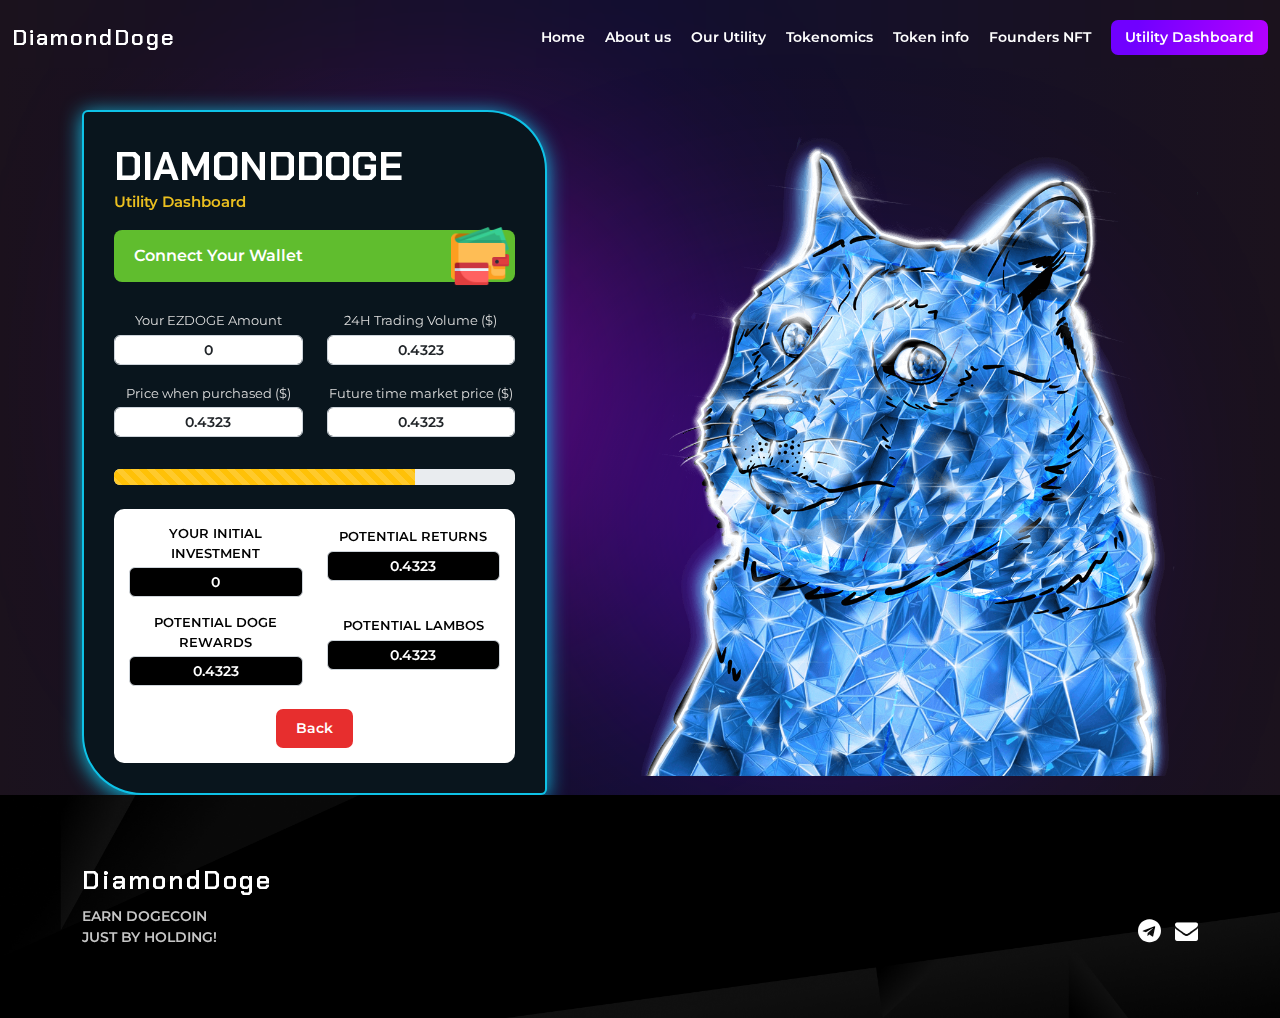
<file: app-cal.html>
<!DOCTYPE html>
<html class="no-js" lang="">

<head>
  <meta charset="utf-8" />
  <meta http-equiv="x-ua-compatible" content="ie=edge" />
  <title> APP </title>
  <meta name="description" content="" />
  <meta name="viewport" content="width=device-width, initial-scale=1" />
  <!-- Favicons -->
  <link href="assets/img/favicon.png" rel="icon">
  <link href="assets/img/apple-touch-icon.png" rel="apple-touch-icon">

  <link rel="stylesheet" href="https://maxcdn.bootstrapcdn.com/font-awesome/4.7.0/css/font-awesome.min.css">
  <link rel="stylesheet" href="assets/css/bootstrap.min.css" />
  <link rel="stylesheet" href="assets/css/main.css?v=3" />
</head>
<body>
  <!--[if lte IE 9]>
      <p class="browserupgrade">
        You are using an <strong>outdated</strong> browser. Please
        <a href="https://browsehappy.com/">upgrade your browser</a> to improve
        your experience and security.
      </p>
    <![endif]-->


  <!-- ======= herder start ======= -->
  <header class="header">
    <div class="navbar-area">
      <div class="container">
        <nav class="navbar navbar-expand-lg ">
          <a class="navbar-brand" href="/">
            DiamondDoge
          </a>
          <button class="navbar-toggler" type="button" data-bs-toggle="collapse" data-bs-target="#navbarSupportedContent"
            aria-controls="navbarSupportedContent" aria-expanded="false" aria-label="Toggle navigation">
            <span class="toggler-icon"></span>
            <span class="toggler-icon"></span>
            <span class="toggler-icon"></span>
          </button>
          <div class="collapse navbar-collapse sub-menu-bar" id="navbarSupportedContent">
            <ul id="nav" class="navbar-nav ms-auto">
              <li class="nav-item">
                <a href="/"> Home </a>
              </li>
              <li class="nav-item">
                <a href="/#about"> About us </a>
              </li>

              <li class="nav-item">
                <a href="/#utility"> Our Utility </a>
              </li>

              <li class="nav-item">
                <a href="/#tokenomics"> Tokenomics </a>
              </li>

              <li class="nav-item">
                <a href="/#reward"> Token info </a>
              </li>

              <li class="nav-item">
                <a href="https://nft.diamonddoge.net/"> Founders NFT </a>
              </li>

              <li class="nav-item">
                <a href="https://app.diamonddoge.net/" class="btn-nav"> Utility Dashboard </a>
              </li>

            </ul>

          </div>
          <!--.collapse-->

        </nav>

      </div>
      <!--.container-->


    </div>
    <!--.navbar-area-->

  </header>
  <!-- ======= herder end ======= -->



  <section class="app-page pb-0">
    <div class="container">
      <div class="row  justify-content-between gx-0 ">
        <div class="col-lg-5">
          <div class="hero-text h-auto">
            <div class="hero-logo">
              <h1 class="logo-text"> DiamondDoge </h1>
              <span> Utility Dashboard </span>
            </div><!-- /.hero-logo -->




            <button class="btn-walet">
              <span> Connect Your Wallet </span>
              <img src="assets/img/wallet.png" class="w-img" alt="">
            </button>

            <div class="wallet-black">
              <div class="row gy-3">
                <div class="col-lg-6">
                  <div class="frm-grp">
                    <label> Your EZDOGE Amount </label>
                    <input type="text" class="form-control" value="0">
                  </div><!-- /.frm-grp -->
                </div><!-- /.col-lg-6 -->
                <div class="col-lg-6">
                  <div class="frm-grp">
                    <label> 24H Trading Volume ($) </label>
                    <input type="text" class="form-control" value="0.4323">
                  </div><!-- /.frm-grp -->
                </div><!-- /.col-lg-6 -->
                <div class="col-lg-6">
                  <div class="frm-grp">
                    <label> Price when purchased ($) </label>
                    <input type="text" class="form-control" value="0.4323">
                  </div><!-- /.frm-grp -->
                </div><!-- /.col-lg-6 -->
                <div class="col-lg-6">
                  <div class="frm-grp">
                    <label> Future time market price ($) </label>
                    <input type="text" class="form-control" value="0.4323">
                  </div><!-- /.frm-grp -->
                </div><!-- /.col-lg-6 -->

                <div class="col-lg-12">
                  <div class="progress mt-lg-3 mt-2">
                    <div class="progress-bar progress-bar-striped bg-warning" role="progressbar"
                      aria-label="Warning striped example" style="width: 75%" aria-valuenow="75" aria-valuemin="0"
                      aria-valuemax="100"></div>
                  </div>
                </div><!-- /.col-lg-12 -->

              </div><!-- /.row -->
            </div><!-- /.wallet-black -->


            <div class="wallet-summ waller-ne mt-4">
              <div class="row gy-3">
                <div class="col-lg-6">
                  <div class="frm-grp">
                    <label>YOUR INITIAL INVESTMENT </label>
                    <input type="text" class="form-control" value="0">
                  </div><!-- /.frm-grp -->
                </div><!-- /.col-lg-6 -->
                <div class="col-lg-6">
                  <div class="frm-grp">
                    <label> POTENTIAL RETURNS </label>
                    <input type="text" class="form-control" value="0.4323">
                  </div><!-- /.frm-grp -->
                </div><!-- /.col-lg-6 -->
                <div class="col-lg-6">
                  <div class="frm-grp">
                    <label>POTENTIAL DOGE REWARDS </label>
                    <input type="text" class="form-control" value="0.4323">
                  </div><!-- /.frm-grp -->
                </div><!-- /.col-lg-6 -->
                <div class="col-lg-6">
                  <div class="frm-grp">
                    <label> POTENTIAL LAMBOS </label>
                    <input type="text" class="form-control" value="0.4323">
                  </div><!-- /.frm-grp -->
                </div><!-- /.col-lg-6 -->
                <div class="col-12">
                  <a href="" class="btn-disconnect mb-0"> Back </a>
                </div><!-- /.col-12 -->
              </div><!-- /.row -->
            </div><!-- /.wallet-summ -->

          </div><!-- /.hero-text -->
        </div><!-- /.col-lg-5 -->
        <div class="col-lg-6">
          <img src="assets/img/hero/diamond-doge.png" style="box-shadow: none; border-radius: 0; border: 0;"
            class="hero-slide img-fluid" alt="">
        </div><!-- /.col-lg-5 -->
      </div><!-- /.row -->
    </div><!-- /.container -->
  </section><!-- /.app-page -->



  <footer class="main-footer">
    <div class="container">
      <div class="footer-flex">
        <div class="footer-logo">
          <h2> DiamondDoge </h2>
          <p>
            EARN DOGECOIN <br>
            JUST BY HOLDING!
          </p>
        </div><!-- /.footer-logo -->

        <div class="footer-social">
          <a href="https://t.me/diamonddogebsc" target="_blank">
            <i class="fa fa-telegram" aria-hidden="true"></i>
          </a>
          <!-- <a href="https://twitter.com/EZDogeBsc" target="_blank">
            <i class="fa fa-twitter-square" aria-hidden="true"></i>
          </a> -->
          <a href="mailto:info@diamonddoge.net">
            <i class="fa fa-envelope" aria-hidden="true"></i>
          </a>
        </div><!-- /.footer-social -->

      </div><!-- /.footer-flex -->
    </div><!-- /.container -->
  </footer><!-- /.main-footer -->





  <a href="#" class="scroll-top btn-hover">
    <i class="fa fa-chevron-up" aria-hidden="true"></i>
  </a>
  <!--.scroll-top-->

  <div class="page-loader">
    <div class="lds-spinner">
      <div></div>
      <div></div>
      <div></div>
      <div></div>
      <div></div>
      <div></div>
      <div></div>
      <div></div>
      <div></div>
      <div></div>
      <div></div>
      <div></div>
    </div>
    <!--.lds-spinner-->
  </div>
  <!--.page-loader-->


  <script src="assets/js/bootstrap.bundle.min.js"></script>
  <script src="assets/js/main.js"></script>




</body>


</html>
</file>
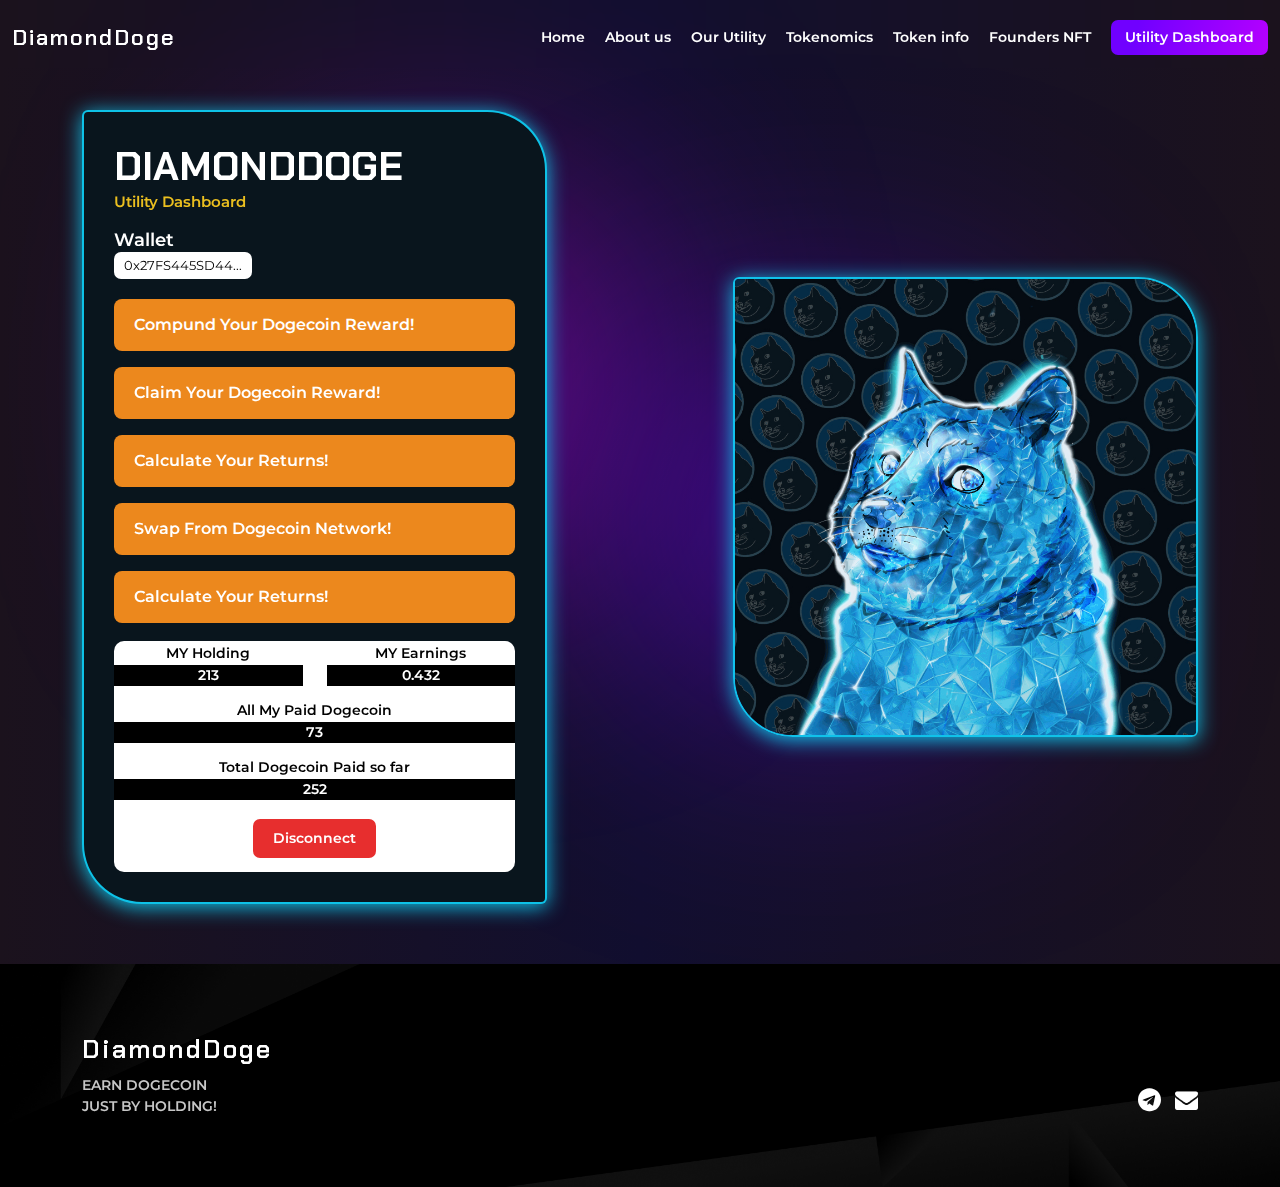
<file: app-connect.html>
<!DOCTYPE html>
<html class="no-js" lang="">

<head>
  <meta charset="utf-8" />
  <meta http-equiv="x-ua-compatible" content="ie=edge" />
  <title> APP </title>
  <meta name="description" content="" />
  <meta name="viewport" content="width=device-width, initial-scale=1" />
  <!-- Favicons -->
  <link href="assets/img/favicon.png" rel="icon">
  <link href="assets/img/apple-touch-icon.png" rel="apple-touch-icon">

  <link rel="stylesheet" href="https://maxcdn.bootstrapcdn.com/font-awesome/4.7.0/css/font-awesome.min.css">
  <link rel="stylesheet" href="assets/css/bootstrap.min.css" />
  <link rel="stylesheet" href="assets/css/main.css?v=3" />
</head>
<body>
  <!--[if lte IE 9]>
      <p class="browserupgrade">
        You are using an <strong>outdated</strong> browser. Please
        <a href="https://browsehappy.com/">upgrade your browser</a> to improve
        your experience and security.
      </p>
    <![endif]-->


      <!-- ======= herder start ======= -->
  <header class="header">
    <div class="navbar-area">
      <div class="container">
        <nav class="navbar navbar-expand-lg ">
          <a class="navbar-brand" href="/">
            DiamondDoge
          </a>
          <button class="navbar-toggler" type="button" data-bs-toggle="collapse" data-bs-target="#navbarSupportedContent"
            aria-controls="navbarSupportedContent" aria-expanded="false" aria-label="Toggle navigation">
            <span class="toggler-icon"></span>
            <span class="toggler-icon"></span>
            <span class="toggler-icon"></span>
          </button>
          <div class="collapse navbar-collapse sub-menu-bar" id="navbarSupportedContent">
            <ul id="nav" class="navbar-nav ms-auto">
              <li class="nav-item">
                <a href="/"> Home </a>
              </li>
              <li class="nav-item">
                <a href="/#about"> About us </a>
              </li>

              <li class="nav-item">
                <a href="/#utility"> Our Utility </a>
              </li>

              <li class="nav-item">
                <a href="/#tokenomics"> Tokenomics </a>
              </li>

              <li class="nav-item">
                <a href="/#reward"> Token info </a>
              </li>

              <li class="nav-item">
                <a href="https://nft.diamonddoge.net/"> Founders NFT  </a>
              </li>

              <li class="nav-item">
                <a href="https://app.diamonddoge.net/" class="btn-nav"> Utility Dashboard  </a>
              </li>

            </ul>

          </div>
          <!--.collapse-->

        </nav>

      </div>
      <!--.container-->


    </div>
    <!--.navbar-area-->

  </header>
  <!-- ======= herder end ======= -->



  <section class="app-page">
    <div class="container">
      <div class="row justify-content-between align-items-center gx-0 gy-4" >
        <div class="col-lg-5">
          <div class="hero-text">
             <div class="hero-logo">
              <h1 class="logo-text"> DiamondDoge </h1>
            <span> Utility  Dashboard </span>
             </div><!-- /.hero-logo -->


             <div class="wallet-box">
              <h5> Wallet </h5>
              <p> 0x27FS445SD44... </p>
             </div><!-- /.wallet-box -->

            <button class="btn-walet btn-cal mb-3">
              <span> Compund Your Dogecoin Reward! </span>
            </button>

            <button class="btn-walet btn-cal mb-3">
              <span> Claim Your Dogecoin Reward! </span>
            </button>

            <button class="btn-walet btn-cal mb-3">
              <span> Calculate Your Returns! </span>
            </button>

            <button class="btn-walet btn-cal mb-3">
              <span> Swap From Dogecoin Network! </span>
            </button>

            <button class="btn-walet btn-cal mb-0">
              <span> Calculate Your Returns! </span>
            </button>

            <div class="wallet-summ">
              <div class="row">
                <div class="col-6">
                  <div class="frm-grp">
                    <label> MY Holding </label>
                   <div class="input-l"> 213 </div>
                  </div><!-- /.frm-grp -->
                </div><!-- /.col-6 -->
                <div class="col-6">
                  <div class="frm-grp">
                    <label> MY Earnings </label>
                   <div class="input-l"> 0.432 </div>
                  </div><!-- /.frm-grp -->
                </div><!-- /.col-6 -->
                <div class="col-12">
                  <div class="frm-grp">
                    <label> All My Paid Dogecoin </label>
                   <div class="input-l"> 73 </div>
                  </div><!-- /.frm-grp -->
                </div><!-- /.col-12 -->
                <div class="col-12">
                  <div class="frm-grp">
                    <label> Total Dogecoin Paid so far </label>
                   <div class="input-l"> 252 </div>
                  </div><!-- /.frm-grp -->
                </div><!-- /.col-12 -->
                <div class="col-12">
                  <button class="btn-disconnect"> Disconnect </button>
                </div><!-- /.col-12 -->
              </div><!-- /.row -->
            </div><!-- /.wallet-summ -->

          </div><!-- /.hero-text -->
        </div><!-- /.col-lg-5 -->
        <div class="col-lg-5">
          <img src="assets/img/hero/main_img.png" class="hero-slide img-fluid" alt="">
        </div><!-- /.col-lg-5 -->
      </div><!-- /.row -->
    </div><!-- /.container -->
  </section><!-- /.app-page -->



  <footer class="main-footer">
    <div class="container">
      <div class="footer-flex">
        <div class="footer-logo">
          <h2> DiamondDoge </h2>
          <p>
            EARN DOGECOIN <br>
            JUST BY HOLDING!
          </p>
        </div><!-- /.footer-logo -->

        <div class="footer-social">
          <a href="https://t.me/diamonddogebsc" target="_blank">
            <i class="fa fa-telegram" aria-hidden="true"></i>
          </a>
          <!-- <a href="https://twitter.com/EZDogeBsc" target="_blank">
            <i class="fa fa-twitter-square" aria-hidden="true"></i>
          </a> -->
          <a href="mailto:info@diamonddoge.net">
            <i class="fa fa-envelope" aria-hidden="true"></i>
          </a>
        </div><!-- /.footer-social -->

      </div><!-- /.footer-flex -->
    </div><!-- /.container -->
  </footer><!-- /.main-footer -->



  <a href="#" class="scroll-top btn-hover">
    <i class="fa fa-chevron-up" aria-hidden="true"></i>
  </a>
  <!--.scroll-top-->

  <div class="page-loader">
    <div class="lds-spinner">
      <div></div>
      <div></div>
      <div></div>
      <div></div>
      <div></div>
      <div></div>
      <div></div>
      <div></div>
      <div></div>
      <div></div>
      <div></div>
      <div></div>
    </div>
    <!--.lds-spinner-->
  </div>
  <!--.page-loader-->




  <script src="assets/js/bootstrap.bundle.min.js"></script>
  <script src="assets/js/main.js"></script>




</body>


</html>
</file>
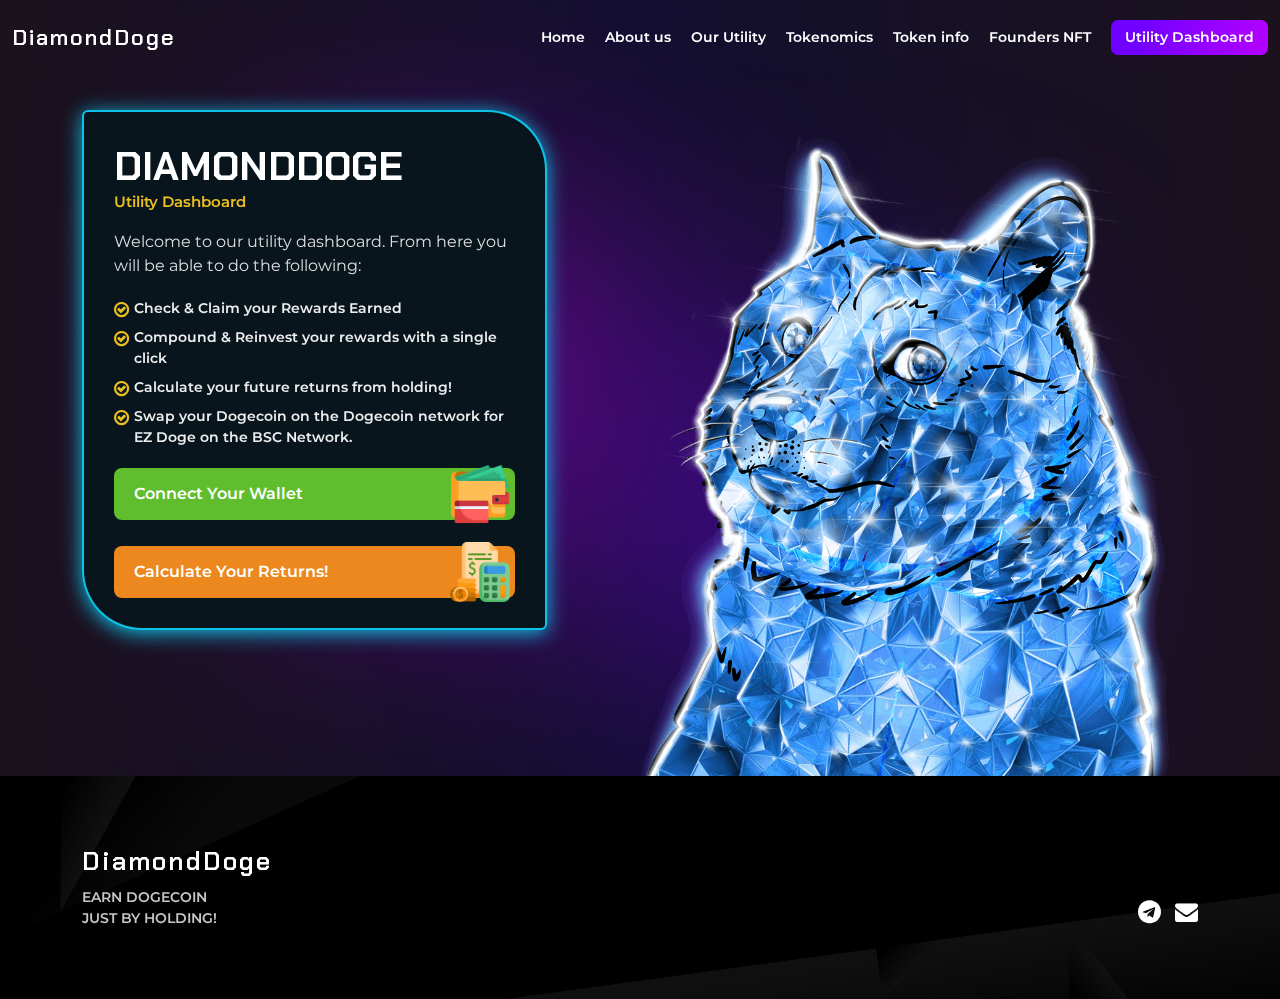
<file: app.html>
<!DOCTYPE html>
<html class="no-js" lang="">

<head>
  <meta charset="utf-8" />
  <meta http-equiv="x-ua-compatible" content="ie=edge" />
  <title> APP </title>
  <meta name="description" content="" />
  <meta name="viewport" content="width=device-width, initial-scale=1" />
  <!-- Favicons -->
  <link href="assets/img/favicon.png" rel="icon">
  <link href="assets/img/apple-touch-icon.png" rel="apple-touch-icon">

  <link rel="stylesheet" href="https://maxcdn.bootstrapcdn.com/font-awesome/4.7.0/css/font-awesome.min.css">
  <link rel="stylesheet" href="assets/css/bootstrap.min.css" />
  <link rel="stylesheet" href="assets/css/main.css?v=3" />
</head>
<body>
  <!--[if lte IE 9]>
      <p class="browserupgrade">
        You are using an <strong>outdated</strong> browser. Please
        <a href="https://browsehappy.com/">upgrade your browser</a> to improve
        your experience and security.
      </p>
    <![endif]-->


  <!-- ======= herder start ======= -->
  <header class="header">
    <div class="navbar-area">
      <div class="container">
        <nav class="navbar navbar-expand-lg ">
          <a class="navbar-brand" href="/">
            DiamondDoge
          </a>
          <button class="navbar-toggler" type="button" data-bs-toggle="collapse" data-bs-target="#navbarSupportedContent"
            aria-controls="navbarSupportedContent" aria-expanded="false" aria-label="Toggle navigation">
            <span class="toggler-icon"></span>
            <span class="toggler-icon"></span>
            <span class="toggler-icon"></span>
          </button>
          <div class="collapse navbar-collapse sub-menu-bar" id="navbarSupportedContent">
            <ul id="nav" class="navbar-nav ms-auto">
              <li class="nav-item">
                <a href="/"> Home </a>
              </li>
              <li class="nav-item">
                <a href="/#about"> About us </a>
              </li>

              <li class="nav-item">
                <a href="/#utility"> Our Utility </a>
              </li>

              <li class="nav-item">
                <a href="/#tokenomics"> Tokenomics </a>
              </li>

              <li class="nav-item">
                <a href="/#reward"> Token info </a>
              </li>

              <li class="nav-item">
                <a href="https://nft.diamonddoge.net/"> Founders NFT  </a>
              </li>

              <li class="nav-item">
                <a href="https://app.diamonddoge.net/" class="btn-nav"> Utility Dashboard  </a>
              </li>

            </ul>

          </div>
          <!--.collapse-->

        </nav>

      </div>
      <!--.container-->


    </div>
    <!--.navbar-area-->

  </header>
  <!-- ======= herder end ======= -->



  <section class="app-page pb-0">
    <div class="container">
      <div class="row  justify-content-between gx-0 gy-4">
        <div class="col-lg-5">
          <div class="hero-text h-auto">
            <div class="hero-logo">
              <h1 class="logo-text"> DiamondDoge </h1>
              <span> Utility Dashboard </span>
            </div><!-- /.hero-logo -->
            <p>
              Welcome to our utility dashboard. From here you will be able to do the following:
            </p>
            <ul>
              <li>
                <i class="fa fa-check-circle-o" aria-hidden="true"></i>
                <span> Check & Claim your Rewards Earned </span>
              </li>
              <li>
                <i class="fa fa-check-circle-o" aria-hidden="true"></i>
                <span> Compound & Reinvest your rewards with a single click </span>
              </li>
              <li>
                <i class="fa fa-check-circle-o" aria-hidden="true"></i>
                <span> Calculate your future returns from holding! </span>
              </li>
              <li>
                <i class="fa fa-check-circle-o" aria-hidden="true"></i>
                <span> Swap your Dogecoin on the Dogecoin network for EZ Doge on the BSC Network. </span>
              </li>
            </ul>

            <button class="btn-walet">
              <span> Connect Your Wallet </span>
              <img src="assets/img/wallet.png" class="w-img" alt="">
            </button>


            <button class="btn-walet btn-cal mb-0">
              <span> Calculate Your Returns! </span>
              <img src="assets/img/budget.png" class="w-img" alt="">
            </button>

          </div><!-- /.hero-text -->
        </div><!-- /.col-lg-5 -->
        <div class="col-lg-6">
          <img src="assets/img/hero/diamond-doge.png" style="box-shadow: none; border-radius: 0; border: 0;" class="hero-slide img-fluid" alt="">
        </div><!-- /.col-lg-5 -->
      </div><!-- /.row -->
    </div><!-- /.container -->
  </section><!-- /.app-page -->


  <footer class="main-footer">
    <div class="container">
      <div class="footer-flex">
        <div class="footer-logo">
          <h2> DiamondDoge </h2>
          <p>
            EARN DOGECOIN <br>
            JUST BY HOLDING!
          </p>
        </div><!-- /.footer-logo -->

        <div class="footer-social">
          <a href="https://t.me/diamonddogebsc" target="_blank">
            <i class="fa fa-telegram" aria-hidden="true"></i>
          </a>
          <!-- <a href="https://twitter.com/EZDogeBsc" target="_blank">
            <i class="fa fa-twitter-square" aria-hidden="true"></i>
          </a> -->
          <a href="mailto:info@diamonddoge.net">
            <i class="fa fa-envelope" aria-hidden="true"></i>
          </a>
        </div><!-- /.footer-social -->

      </div><!-- /.footer-flex -->
    </div><!-- /.container -->
  </footer><!-- /.main-footer -->



  <a href="#" class="scroll-top btn-hover">
    <i class="fa fa-chevron-up" aria-hidden="true"></i>
  </a>
  <!--.scroll-top-->

  <div class="page-loader">
    <div class="lds-spinner">
      <div></div>
      <div></div>
      <div></div>
      <div></div>
      <div></div>
      <div></div>
      <div></div>
      <div></div>
      <div></div>
      <div></div>
      <div></div>
      <div></div>
    </div>
    <!--.lds-spinner-->
  </div>
  <!--.page-loader-->




  <script src="assets/js/bootstrap.bundle.min.js"></script>
  <script src="assets/js/main.js"></script>



</body>


</html>
</file>
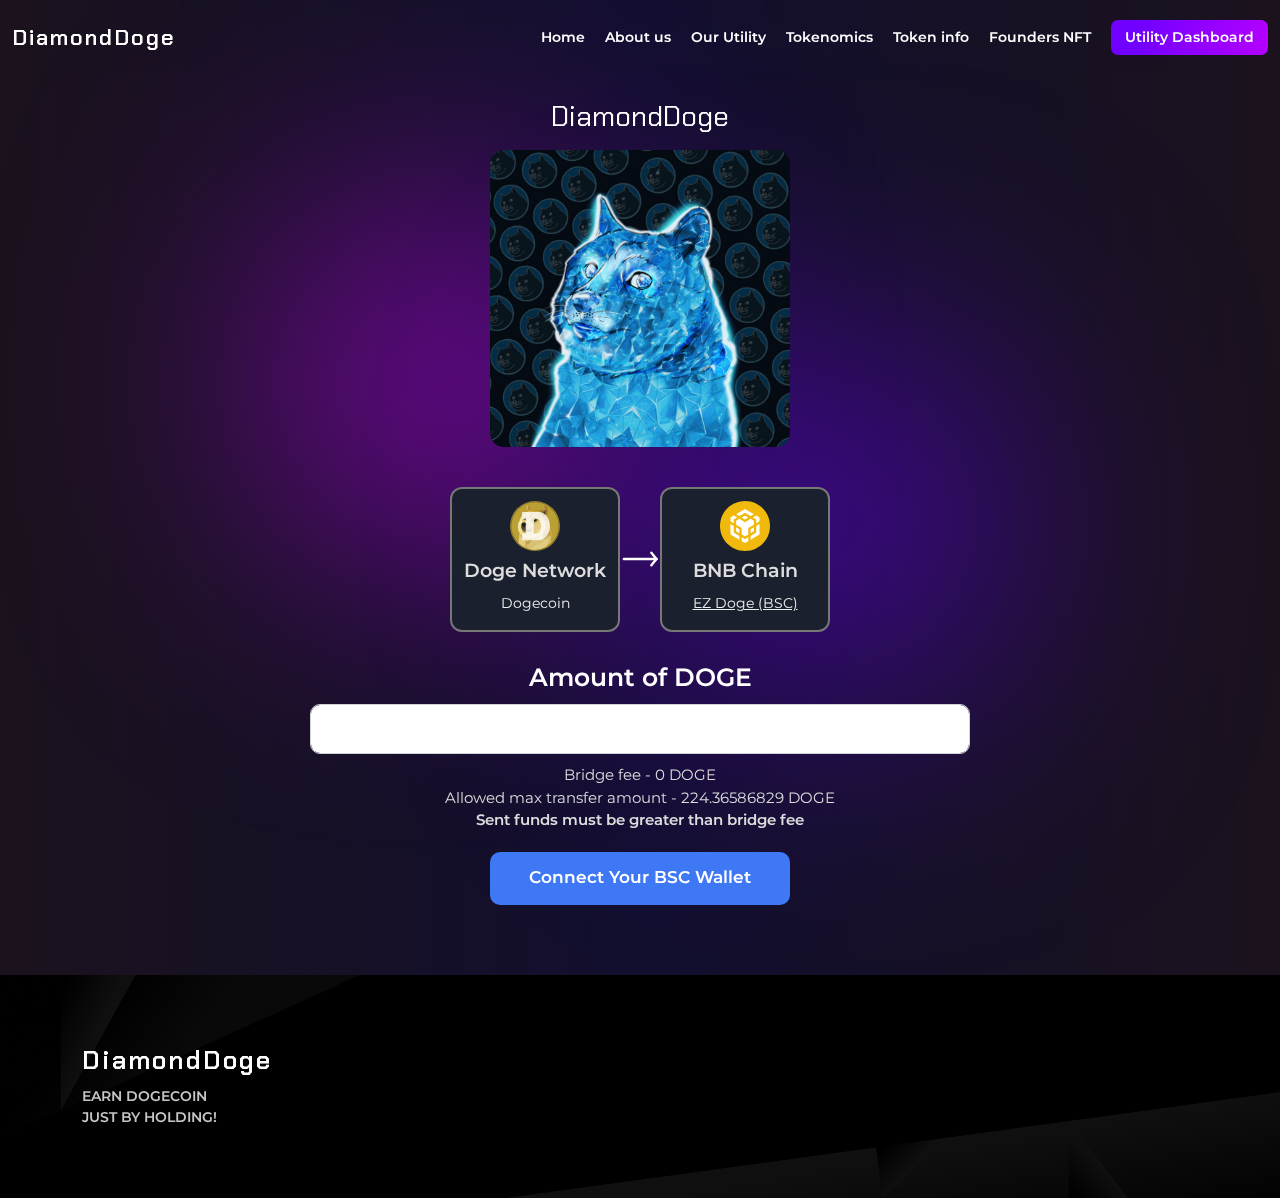
<file: bridge.html>
<!DOCTYPE html>
<html class="no-js" lang="">

<head>
  <meta charset="utf-8" />
  <meta http-equiv="x-ua-compatible" content="ie=edge" />
  <title> Saturn Labs </title>
  <meta name="description" content="" />
  <meta name="viewport" content="width=device-width, initial-scale=1" />
  <!-- Favicons -->
  <link href="assets/img/favicon.png" rel="icon">
  <link href="assets/img/apple-touch-icon.png" rel="apple-touch-icon">


  <link rel="stylesheet" href="assets/css/bootstrap.min.css" />
  <link rel="stylesheet" href="assets/css/main.css?v=3" />
</head>
<body>
  <!--[if lte IE 9]>
      <p class="browserupgrade">
        You are using an <strong>outdated</strong> browser. Please
        <a href="https://browsehappy.com/">upgrade your browser</a> to improve
        your experience and security.
      </p>
    <![endif]-->


      <!-- ======= herder start ======= -->
  <header class="header">
    <div class="navbar-area">
      <div class="container">
        <nav class="navbar navbar-expand-lg ">
          <a class="navbar-brand" href="/">
            DiamondDoge
          </a>
          <button class="navbar-toggler" type="button" data-bs-toggle="collapse" data-bs-target="#navbarSupportedContent"
            aria-controls="navbarSupportedContent" aria-expanded="false" aria-label="Toggle navigation">
            <span class="toggler-icon"></span>
            <span class="toggler-icon"></span>
            <span class="toggler-icon"></span>
          </button>
          <div class="collapse navbar-collapse sub-menu-bar" id="navbarSupportedContent">
            <ul id="nav" class="navbar-nav ms-auto">
              <li class="nav-item">
                <a href="/"> Home </a>
              </li>
              <li class="nav-item">
                <a href="/#about"> About us </a>
              </li>

              <li class="nav-item">
                <a href="/#utility"> Our Utility </a>
              </li>

              <li class="nav-item">
                <a href="/#tokenomics"> Tokenomics </a>
              </li>

              <li class="nav-item">
                <a href="/#reward"> Token info </a>
              </li>

              <li class="nav-item">
                <a href="https://nft.diamonddoge.net/"> Founders NFT  </a>
              </li>

              <li class="nav-item">
                <a href="https://app.diamonddoge.net/" class="btn-nav"> Utility Dashboard  </a>
              </li>

            </ul>

          </div>
          <!--.collapse-->

        </nav>

      </div>
      <!--.container-->


    </div>
    <!--.navbar-area-->

  </header>
  <!-- ======= herder end ======= -->




  <section class="bridge-page">
    <div class="container">
      <div class="bridge-rapper">
        <h1 class="mb-3 logo-text"> DiamondDoge </h1>
        <img src="assets/img/hero/main_img.png" class="main-pic" alt="">

        <div class="net-flex">
          <div class="doge-single">
            <img src="assets/img/bridge-page/dogecoin-doge-logo.svg" class="d-logo" alt="">
            <p>Doge Network </p>
            <span> Dogecoin </span>
          </div><!-- /.doge-single -->
          <img src="assets/img/arrow-right.svg" class="arrow" alt="">
          <div class="doge-single">
            <img src="assets/img/bridge-page/bnb-bnb-logo.svg" class="d-logo" alt="">
            <p> BNB Chain </p>
            <a href="#"> EZ Doge (BSC) </a>
          </div><!-- /.doge-single -->
        </div><!-- /.net-flex -->

        <div class="amount-box">
          <h1> Amount of DOGE </h1>
          <input type="text" class="form-control">
        </div><!-- /.amount-box -->

        <div class="inner-texts">
          <p> Bridge fee - 0 DOGE </p>
          <p> Allowed max transfer amount - 224.36586829 DOGE </p>
          <p> <strong> Sent funds must be greater than bridge fee </strong> </p>

          <button class="btn-wallet"> Connect Your BSC Wallet </button>

        </div><!-- /.inner-texts -->


      </div><!-- /.bridge-rapper -->
    </div><!-- /.container -->
  </section><!-- /.bridge-page -->




  <footer class="main-footer">
    <div class="container">
      <div class="footer-flex">
        <div class="footer-logo">
          <h2> DiamondDoge </h2>
          <p>
            EARN DOGECOIN <br>
            JUST BY HOLDING!
          </p>
        </div><!-- /.footer-logo -->

        <div class="footer-social">
          <a href="https://t.me/diamonddogebsc" target="_blank">
            <i class="fa fa-telegram" aria-hidden="true"></i>
          </a>
          <!-- <a href="https://twitter.com/EZDogeBsc" target="_blank">
            <i class="fa fa-twitter-square" aria-hidden="true"></i>
          </a> -->
          <a href="mailto:info@diamonddoge.net">
            <i class="fa fa-envelope" aria-hidden="true"></i>
          </a>
        </div><!-- /.footer-social -->

      </div><!-- /.footer-flex -->
    </div><!-- /.container -->
  </footer><!-- /.main-footer -->




  <a href="#" class="scroll-top btn-hover">
    <i class="fa fa-chevron-up" aria-hidden="true"></i>
  </a>
  <!--.scroll-top-->

  <div class="page-loader">
    <div class="lds-spinner">
      <div></div>
      <div></div>
      <div></div>
      <div></div>
      <div></div>
      <div></div>
      <div></div>
      <div></div>
      <div></div>
      <div></div>
      <div></div>
      <div></div>
    </div>
    <!--.lds-spinner-->
  </div>
  <!--.page-loader-->







  <script src="assets/js/bootstrap.bundle.min.js"></script>
  <script src="assets/js/main.js"></script>




</body>


</html>
</file>
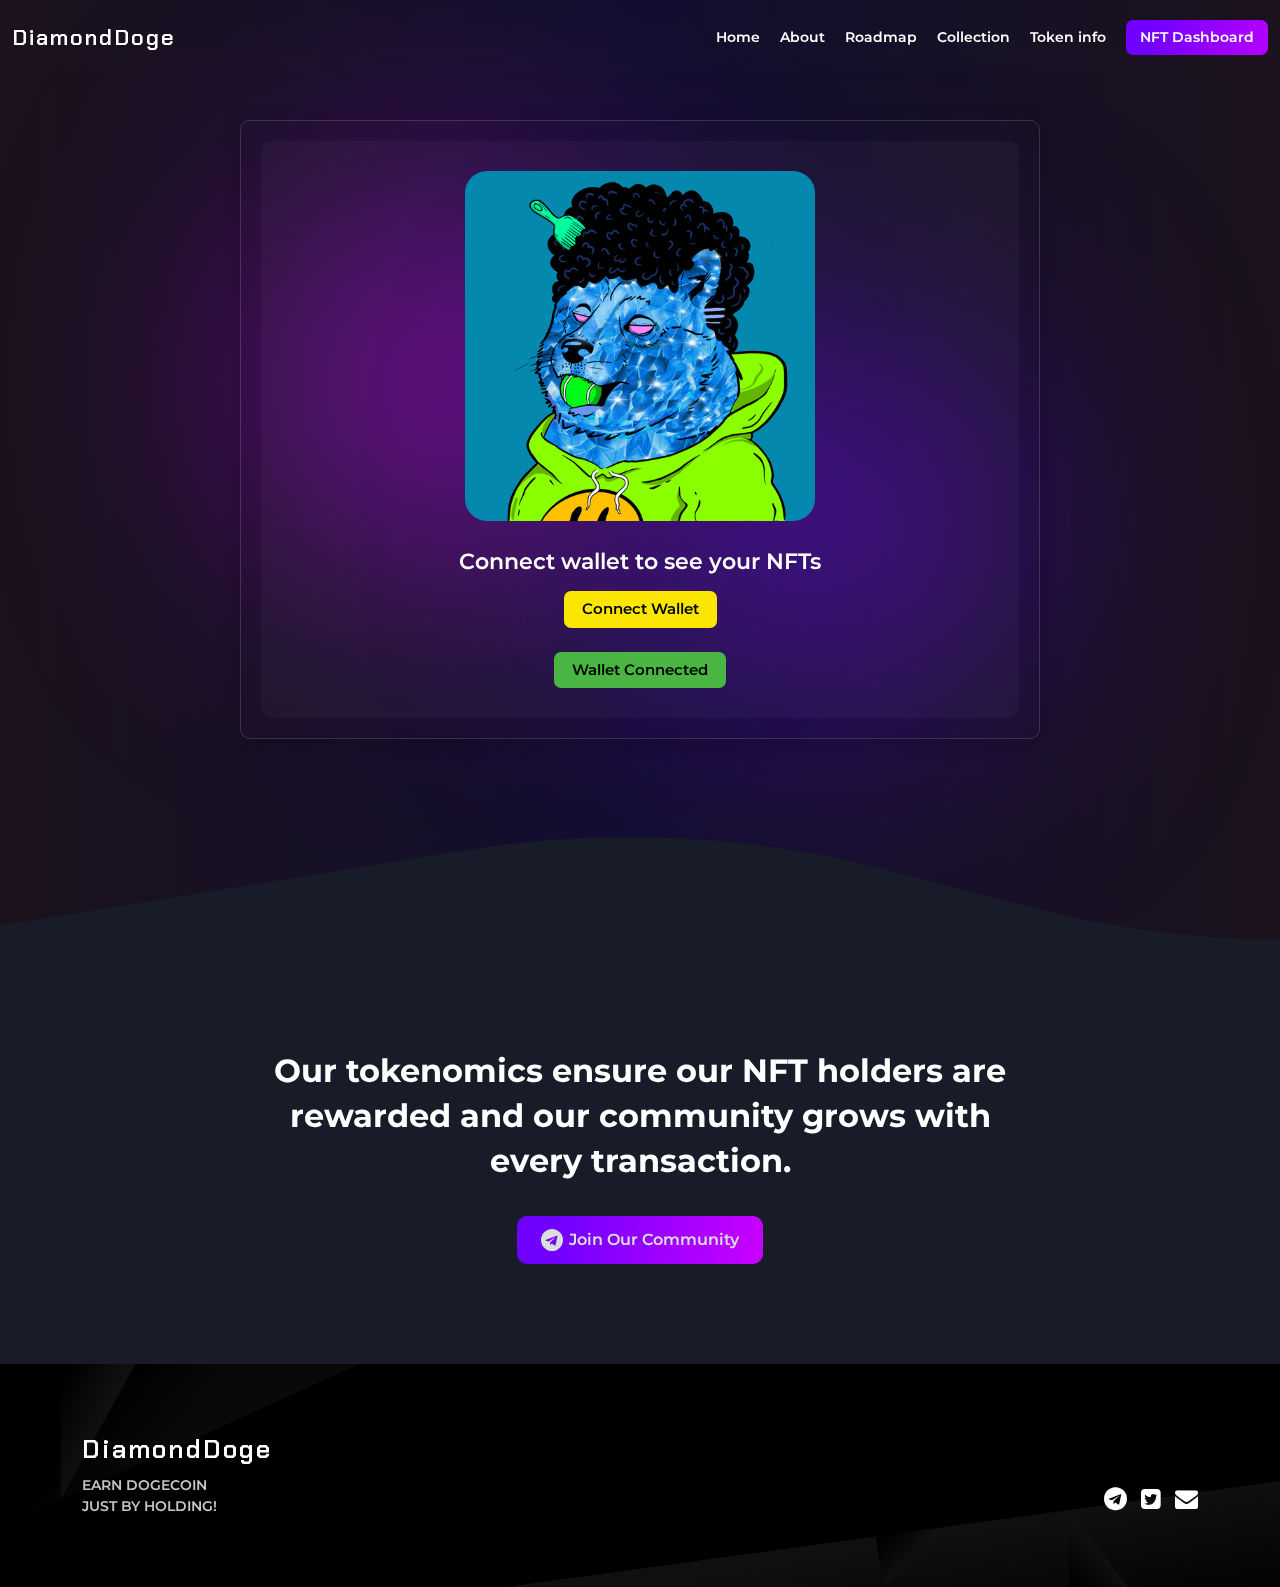
<file: new.html>
<!DOCTYPE html>
<html class="no-js" lang="">

<head>
  <meta charset="utf-8" />
  <meta http-equiv="x-ua-compatible" content="ie=edge" />
  <title> Diamond Doge - NFT </title>
  <meta name="description" content="" />
  <meta name="viewport" content="width=device-width, initial-scale=1" />
  <!-- Favicons -->
  <link href="assets/img/favicon.png" rel="icon">
  <link href="assets/img/apple-touch-icon.png" rel="apple-touch-icon">

  <link rel="stylesheet" href="https://maxcdn.bootstrapcdn.com/font-awesome/4.7.0/css/font-awesome.min.css">
  <link rel="stylesheet" href="assets/css/bootstrap.min.css" />
  <link rel="stylesheet" href="assets/css/main.css?v=22" />
</head>
<body>
  <!--[if lte IE 9]>
      <p class="browserupgrade">
        You are using an <strong>outdated</strong> browser. Please
        <a href="https://browsehappy.com/">upgrade your browser</a> to improve
        your experience and security.
      </p>
    <![endif]-->


   <!-- ======= herder start ======= -->
   <header class="header">
    <div class="navbar-area">
      <div class="container">

        <nav class="navbar navbar-expand-lg">
          <a class="navbar-brand" href="/">
            DiamondDoge
          </a>
          <button class="navbar-toggler" type="button" data-bs-toggle="collapse" data-bs-target="#navbarSupportedContent"
            aria-controls="navbarSupportedContent" aria-expanded="false" aria-label="Toggle navigation">
            <span class="toggler-icon"></span>
            <span class="toggler-icon"></span>
            <span class="toggler-icon"></span>
          </button>
          <div class="collapse navbar-collapse sub-menu-bar" id="navbarSupportedContent">
            <ul id="nav" class="navbar-nav ms-auto">
              <li class="nav-item">
                <a href="/#home"> Home </a>
              </li>
              <li class="nav-item">
                <a href="/#about"> About </a>
              </li>

              <li class="nav-item">
                <a  href="/#utility"> Roadmap </a>
              </li>

              <li class="nav-item">
                <a  href="/#collection"> Collection </a>
              </li>


              <li class="nav-item">
                <a  href="/#tokenomics"> Token info </a>
              </li>



              <li class="nav-item">
                <a href="https://nft-dashboard.diamonddoge.net/" class="btn-nav"> NFT Dashboard </a>
              </li>


            </ul>

          </div>
          <!--.collapse-->

        </nav>


      </div>
      <!--.container-->


    </div>
    <!--.navbar-area-->

  </header>
  <!-- ======= herder end ======= -->



  <section class="min-sec inventory-sec">

    <div class="container">

      <div class="mi-box">
        <div class="mi-inner">
          <img src="assets/img/hero/promo.gif" class="mint-doge-img" alt="">
          <h2 class="title-sec" id="inventory" style="display: none;"> INVENTORY </h2>
          <h3 class="title-sec-2 sections-title mt-2 mb-3" id="title"> Connect wallet to see your NFTs </h3>

          <button class="btn-primary"> Connect Wallet </button>

          <br> <br>

          <button class="btn-success"> Wallet  Connected </button>

        </div><!-- /.mi-inner -->







      </div><!-- /.mi-box -->

    </div><!--.container-->


  </section>

  <section class="cta">
    <div class="container">
      <div class="cta-text">
        <h3>
          Our tokenomics ensure our NFT holders are rewarded and our community grows with every transaction.
        </h3>
        <a href="https://t.me/diamonddogeeth" target="_blank" class="btn-mobile">
          <i class="fa fa-telegram" aria-hidden="true"></i>
          <span> Join Our Community </span>
        </a>

      </div><!-- /.cta-text -->
    </div><!-- /.container -->
  </section><!-- /.cta -->



  <footer class="main-footer">
    <div class="container">
      <div class="footer-flex">
        <div class="footer-logo">
          <h2> DiamondDoge </h2>
          <p>
            EARN DOGECOIN <br>
            JUST BY HOLDING!
          </p>
        </div><!-- /.footer-logo -->

        <div class="footer-social">
          <a href="https://t.me/diamonddogeeth" target="_blank">
            <i class="fa fa-telegram" aria-hidden="true"></i>
          </a>
          <a href="https://twitter.com/DiamondDogeETH" target="_blank">
            <i class="fa fa-twitter-square" aria-hidden="true"></i>
          </a>
          <a href="mailto:info@diamonddoge.net">
            <i class="fa fa-envelope" aria-hidden="true"></i>
          </a>
        </div><!-- /.footer-social -->

      </div><!-- /.footer-flex -->
    </div><!-- /.container -->
  </footer><!-- /.main-footer -->


  <div class="modal fade mat-modal" id="transferModal" tabindex="-1">
    <div class="modal-dialog modal-lg modal-dialog-centered">
      <div class="modal-content">
        <div class="modal-header">
          <h5 class="modal-title">Transfer Your NFT</h5>
          <a href="#!" class="btn-modal" data-bs-dismiss="modal" aria-label="Close"><i class="lni lni-close"></i> </a>
        </div>
        <div class="modal-body">
          <div class="input-group mb-3">
            <input type="text" data-nft-id="" id="transferAddressInput" class="form-control" placeholder="Transfer Address"
              aria-label="Transfer Address">
          </div>
          <div class="d-flex justify-content-end">
            <button type="button" class="btn btn-primary ml-auto" onclick="transferNft()">Transfer</button>
          </div>
        </div>
      </div>
    </div>
  </div>





  <script src="assets/js/jquery-3.6.0.min.js"></script>
  <script src="assets/js/bootstrap.bundle.min.js"></script>





</body>


</html>
</file>
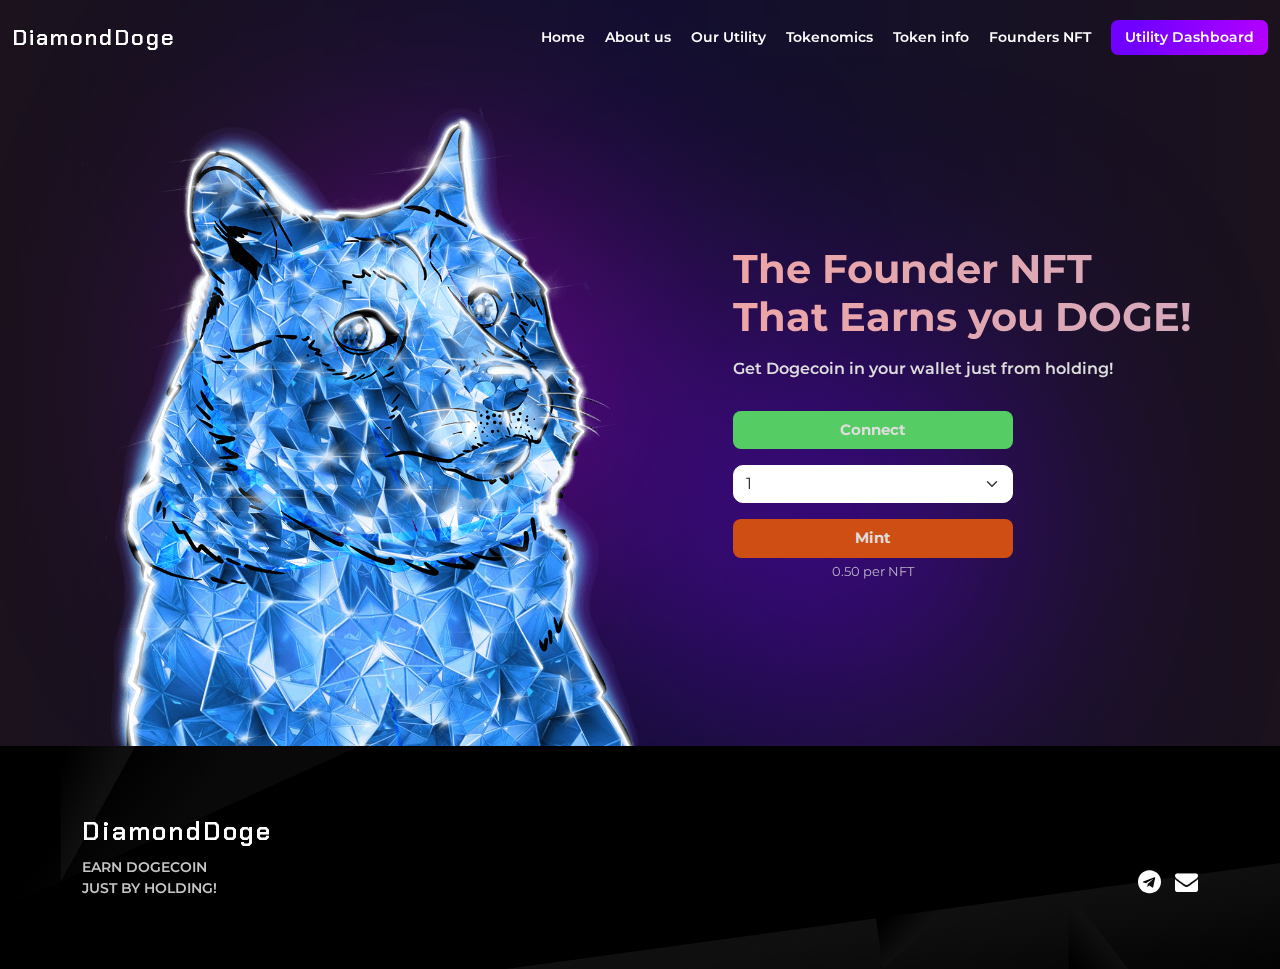
<file: nft-2.html>
<!DOCTYPE html>
<html class="no-js" lang="">

<head>
  <meta charset="utf-8" />
  <meta http-equiv="x-ua-compatible" content="ie=edge" />
  <title> Saturn Labs Founder NFT</title>
  <meta name="description" content="" />
  <meta name="viewport" content="width=device-width, initial-scale=1" />
  <!-- Favicons -->
  <link href="assets/img/favicon.png" rel="icon">
  <link href="assets/img/apple-touch-icon.png" rel="apple-touch-icon">

<link rel="stylesheet" href="https://maxcdn.bootstrapcdn.com/font-awesome/4.7.0/css/font-awesome.min.css">
  <link rel="stylesheet" href="assets/css/bootstrap.min.css" />
  <link rel="stylesheet" href="assets/css/main.css?v=3" />
</head>
<body>
  <!--[if lte IE 9]>
      <p class="browserupgrade">
        You are using an <strong>outdated</strong> browser. Please
        <a href="https://browsehappy.com/">upgrade your browser</a> to improve
        your experience and security.
      </p>
    <![endif]-->

  <!-- ======= herder start ======= -->
  <header class="header">
    <div class="navbar-area">
      <div class="container">
        <nav class="navbar navbar-expand-lg ">
          <a class="navbar-brand" href="/">
            DiamondDoge
          </a>
          <button class="navbar-toggler" type="button" data-bs-toggle="collapse" data-bs-target="#navbarSupportedContent"
            aria-controls="navbarSupportedContent" aria-expanded="false" aria-label="Toggle navigation">
            <span class="toggler-icon"></span>
            <span class="toggler-icon"></span>
            <span class="toggler-icon"></span>
          </button>
          <div class="collapse navbar-collapse sub-menu-bar" id="navbarSupportedContent">
            <ul id="nav" class="navbar-nav ms-auto">
              <li class="nav-item">
                <a href="/" > Home </a>
              </li>
              <li class="nav-item">
                <a  href="/#about"> About us </a>
              </li>

              <li class="nav-item">
                <a  href="/#utility"> Our Utility </a>
              </li>

              <li class="nav-item">
                <a  href="/#tokenomics"> Tokenomics </a>
              </li>

              <li class="nav-item">
                <a  href="/#reward"> Token info </a>
              </li>

              <li class="nav-item">
                <a href="https://nft.diamonddoge.net/"> Founders NFT  </a>
              </li>

              <li class="nav-item">
                <a href="https://app.diamonddoge.net/" class="btn-nav"> Utility Dashboard  </a>
              </li>

            </ul>

          </div>
          <!--.collapse-->

        </nav>

      </div>
      <!--.container-->


    </div>
    <!--.navbar-area-->

  </header>
  <!-- ======= herder end ======= -->


  <section class="fon">
    <div class="container">
      <div class="row align-items-center justify-content-between gx-0">

        <div class="col-lg-6 order-2 order-lg-1">
          <img src="assets/img/hero/diamond-doge.png" style="transform: scaleX(-1);" class="img-fluid" alt="">
        </div><!-- /.col-lg-5 -->

        <div class="col-lg-5 order-1 order-lg-2">
          <div class="fon-text">
            <h1> The Founder NFT <br>
              That Earns you DOGE! </h1>
              <p>
                Get Dogecoin in your wallet just from holding!
              </p>
          </div><!-- /.fon-text -->
          <div class="fon-box">
            <button class="btn-connect">
              Connect
            </button>
            <select class="form-select">
              <option value="1"> 1 </option>
              <option value="1">2</option>
              <option value="2">3</option>
              <option value="3">4</option>
            </select>
            <button class="btn-mint">
              Mint
            </button>
            <p class="small-txt"> 0.50 per NFT </p>
          </div><!-- /.fon-box -->
        </div><!-- /.col-lg-5 -->

      </div><!-- /.row -->
    </div><!-- /.container -->
  </section><!-- /.fon -->

  <footer class="main-footer">
    <div class="container">
      <div class="footer-flex">
        <div class="footer-logo">
          <h2> DiamondDoge </h2>
          <p>
            EARN DOGECOIN <br>
            JUST BY HOLDING!
          </p>
        </div><!-- /.footer-logo -->

        <div class="footer-social">
          <a href="https://t.me/diamonddogebsc" target="_blank">
            <i class="fa fa-telegram" aria-hidden="true"></i>
          </a>
          <!-- <a href="https://twitter.com/EZDogeBsc" target="_blank">
            <i class="fa fa-twitter-square" aria-hidden="true"></i>
          </a> -->
          <a href="mailto:info@diamonddoge.net">
            <i class="fa fa-envelope" aria-hidden="true"></i>
          </a>
        </div><!-- /.footer-social -->

      </div><!-- /.footer-flex -->
    </div><!-- /.container -->
  </footer><!-- /.main-footer -->



  <a href="#" class="scroll-top btn-hover">
    <i class="fa fa-chevron-up" aria-hidden="true"></i>
  </a>
  <!--.scroll-top-->

  <div class="page-loader">
    <div class="lds-spinner">
      <div></div>
      <div></div>
      <div></div>
      <div></div>
      <div></div>
      <div></div>
      <div></div>
      <div></div>
      <div></div>
      <div></div>
      <div></div>
      <div></div>
    </div>
    <!--.lds-spinner-->
  </div>
  <!--.page-loader-->




  <script src="assets/js/bootstrap.bundle.min.js"></script>
  <script src="assets/js/main.js"></script>




</body>


</html>
</file>
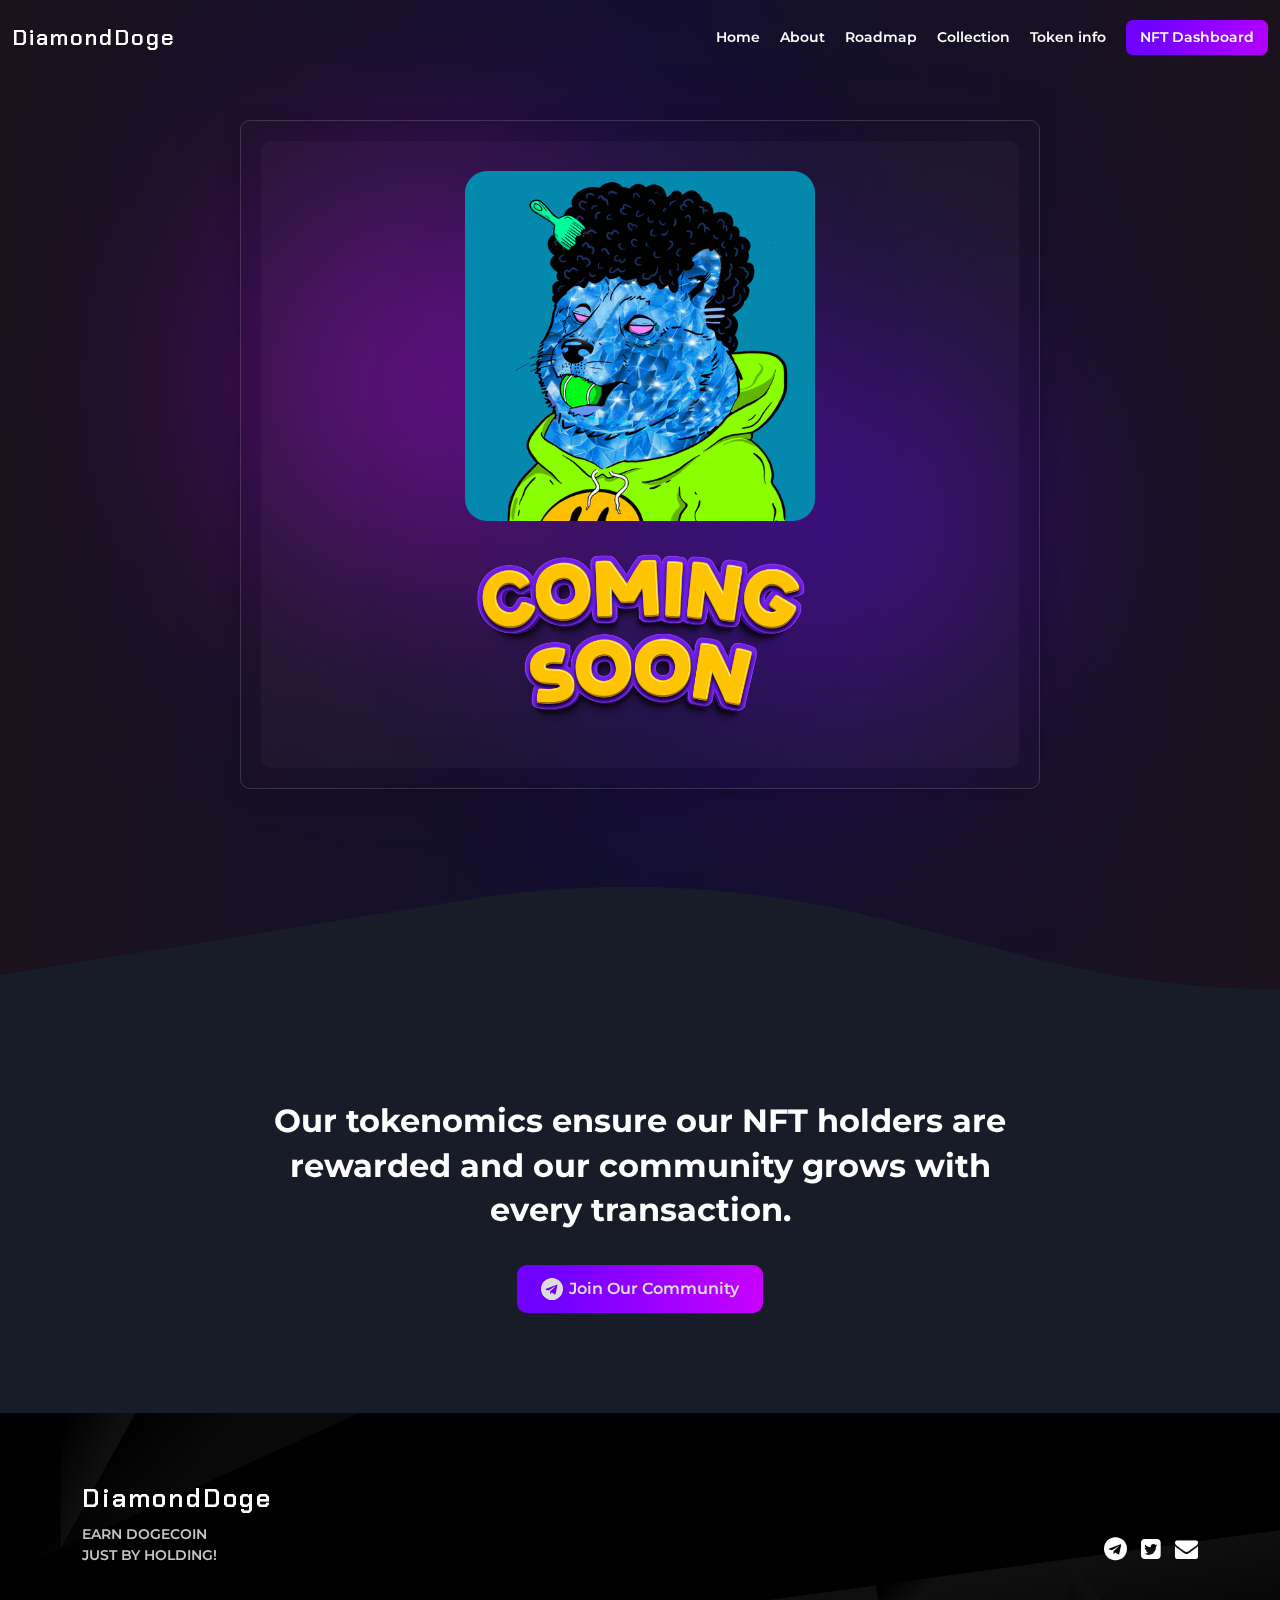
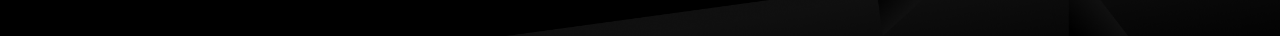
<file: nft-dashboard.html>
<!DOCTYPE html>
<html class="no-js" lang="">

<head>
  <meta charset="utf-8" />
  <meta http-equiv="x-ua-compatible" content="ie=edge" />
  <title> Diamond Doge - NFT </title>
  <meta name="description" content="" />
  <meta name="viewport" content="width=device-width, initial-scale=1" />
  <!-- Favicons -->
  <link href="assets/img/favicon.png" rel="icon">
  <link href="assets/img/apple-touch-icon.png" rel="apple-touch-icon">

  <link rel="stylesheet" href="https://maxcdn.bootstrapcdn.com/font-awesome/4.7.0/css/font-awesome.min.css">
  <link rel="stylesheet" href="assets/css/bootstrap.min.css" />
  <link rel="stylesheet" href="assets/css/main.css?v=212" />
</head>
<body>
  <!--[if lte IE 9]>
      <p class="browserupgrade">
        You are using an <strong>outdated</strong> browser. Please
        <a href="https://browsehappy.com/">upgrade your browser</a> to improve
        your experience and security.
      </p>
    <![endif]-->


   <!-- ======= herder start ======= -->
   <header class="header">
    <div class="navbar-area">
      <div class="container">

        <nav class="navbar navbar-expand-lg">
          <a class="navbar-brand" href="/">
            DiamondDoge
          </a>
          <button class="navbar-toggler" type="button" data-bs-toggle="collapse" data-bs-target="#navbarSupportedContent"
            aria-controls="navbarSupportedContent" aria-expanded="false" aria-label="Toggle navigation">
            <span class="toggler-icon"></span>
            <span class="toggler-icon"></span>
            <span class="toggler-icon"></span>
          </button>
          <div class="collapse navbar-collapse sub-menu-bar" id="navbarSupportedContent">
            <ul id="nav" class="navbar-nav ms-auto">
              <li class="nav-item">
                <a href="/#home"> Home </a>
              </li>
              <li class="nav-item">
                <a href="/#about"> About </a>
              </li>

              <li class="nav-item">
                <a  href="/#utility"> Roadmap </a>
              </li>

              <li class="nav-item">
                <a  href="/#collection"> Collection </a>
              </li>


              <li class="nav-item">
                <a  href="/#tokenomics"> Token info </a>
              </li>



              <li class="nav-item">
                <a href="nft-dashboard.html" class="btn-nav"> NFT Dashboard </a>
              </li>


            </ul>

          </div>
          <!--.collapse-->

        </nav>


      </div>
      <!--.container-->


    </div>
    <!--.navbar-area-->

  </header>
  <!-- ======= herder end ======= -->



  <section class="min-sec inventory-sec">

    <div class="container">

      <div class="mi-box">
        <div class="mi-inner">
          <img src="assets/img/hero/promo.gif" class="mint-doge-img" alt="">

          <div>
            <img src="assets/img/coming-soon.png" class="w-100" style="max-width: 350px;" alt="">
          </div>

        </div><!-- /.mi-inner -->







      </div><!-- /.mi-box -->

    </div><!--.container-->


  </section>

  <section class="cta">
    <div class="container">
      <div class="cta-text">
        <h3>
          Our tokenomics ensure our NFT holders are rewarded and our community grows with every transaction.
        </h3>
        <a href="https://t.me/diamonddogeeth" target="_blank" class="btn-mobile">
          <i class="fa fa-telegram" aria-hidden="true"></i>
          <span> Join Our Community </span>
        </a>

      </div><!-- /.cta-text -->
    </div><!-- /.container -->
  </section><!-- /.cta -->



  <footer class="main-footer">
    <div class="container">
      <div class="footer-flex">
        <div class="footer-logo">
          <h2> DiamondDoge </h2>
          <p>
            EARN DOGECOIN <br>
            JUST BY HOLDING!
          </p>
        </div><!-- /.footer-logo -->

        <div class="footer-social">
          <a href="https://t.me/diamonddogeeth" target="_blank">
            <i class="fa fa-telegram" aria-hidden="true"></i>
          </a>
          <a href="https://twitter.com/DiamondDogeETH" target="_blank">
            <i class="fa fa-twitter-square" aria-hidden="true"></i>
          </a>
          <a href="mailto:info@diamonddoge.net">
            <i class="fa fa-envelope" aria-hidden="true"></i>
          </a>
        </div><!-- /.footer-social -->

      </div><!-- /.footer-flex -->
    </div><!-- /.container -->
  </footer><!-- /.main-footer -->


  <div class="modal fade mat-modal" id="transferModal" tabindex="-1">
    <div class="modal-dialog modal-lg modal-dialog-centered">
      <div class="modal-content">
        <div class="modal-header">
          <h5 class="modal-title">Transfer Your NFT</h5>
          <a href="#!" class="btn-modal" data-bs-dismiss="modal" aria-label="Close"><i class="lni lni-close"></i> </a>
        </div>
        <div class="modal-body">
          <div class="input-group mb-3">
            <input type="text" data-nft-id="" id="transferAddressInput" class="form-control" placeholder="Transfer Address"
              aria-label="Transfer Address">
          </div>
          <div class="d-flex justify-content-end">
            <button type="button" class="btn btn-primary ml-auto" onclick="transferNft()">Transfer</button>
          </div>
        </div>
      </div>
    </div>
  </div>





  <script src="assets/js/jquery-3.6.0.min.js"></script>
  <script src="assets/js/bootstrap.bundle.min.js"></script>





</body>


</html>
</file>
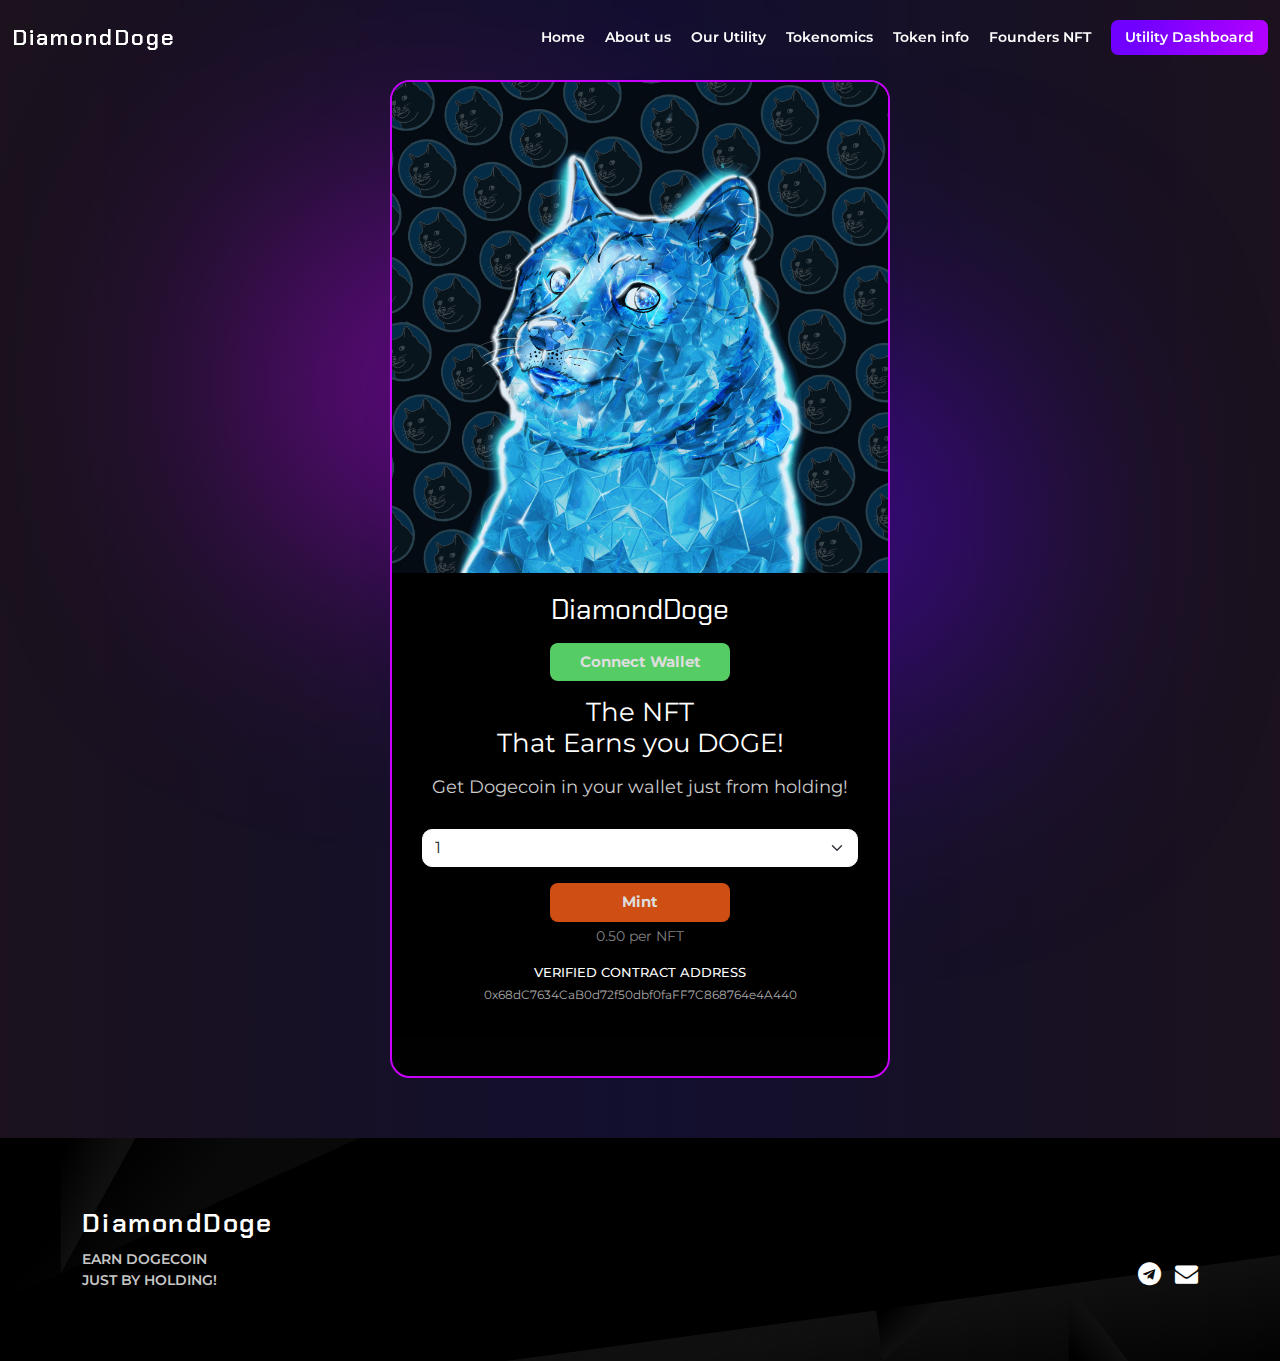
<file: nft.html>
<!DOCTYPE html>
<html class="no-js" lang="">

<head>
  <meta charset="utf-8" />
  <meta http-equiv="x-ua-compatible" content="ie=edge" />
  <title> Saturn Labs NFT</title>
  <meta name="description" content="" />
  <meta name="viewport" content="width=device-width, initial-scale=1" />
  <!-- Favicons -->
  <link href="assets/img/favicon.png" rel="icon">
  <link href="assets/img/apple-touch-icon.png" rel="apple-touch-icon">

<link rel="stylesheet" href="https://maxcdn.bootstrapcdn.com/font-awesome/4.7.0/css/font-awesome.min.css">
  <link rel="stylesheet" href="assets/css/bootstrap.min.css" />
  <link rel="stylesheet" href="assets/css/main.css?v=3" />
</head>
<body>
  <!--[if lte IE 9]>
      <p class="browserupgrade">
        You are using an <strong>outdated</strong> browser. Please
        <a href="https://browsehappy.com/">upgrade your browser</a> to improve
        your experience and security.
      </p>
    <![endif]-->

  <!-- ======= herder start ======= -->
  <header class="header">
    <div class="navbar-area">
      <div class="container">
        <nav class="navbar navbar-expand-lg ">
          <a class="navbar-brand" href="/">
            DiamondDoge
          </a>
          <button class="navbar-toggler" type="button" data-bs-toggle="collapse" data-bs-target="#navbarSupportedContent"
            aria-controls="navbarSupportedContent" aria-expanded="false" aria-label="Toggle navigation">
            <span class="toggler-icon"></span>
            <span class="toggler-icon"></span>
            <span class="toggler-icon"></span>
          </button>
          <div class="collapse navbar-collapse sub-menu-bar" id="navbarSupportedContent">
            <ul id="nav" class="navbar-nav ms-auto">
              <li class="nav-item">
                <a href="/" > Home </a>
              </li>
              <li class="nav-item">
                <a  href="/#about"> About us </a>
              </li>

              <li class="nav-item">
                <a  href="/#utility"> Our Utility </a>
              </li>

              <li class="nav-item">
                <a  href="/#tokenomics"> Tokenomics </a>
              </li>

              <li class="nav-item">
                <a  href="/#reward"> Token info </a>
              </li>

              <li class="nav-item">
                <a href="https://nft.diamonddoge.net/"> Founders NFT  </a>
              </li>

              <li class="nav-item">
                <a href="https://app.diamonddoge.net/" class="btn-nav"> Utility Dashboard  </a>
              </li>

            </ul>

          </div>
          <!--.collapse-->

        </nav>

      </div>
      <!--.container-->


    </div>
    <!--.navbar-area-->

  </header>
  <!-- ======= herder end ======= -->


  <section class="mint-sec">

    <div class="container">

      <div class="mint-box">
        <img src="assets/img/hero/main_img.png" class="w-100" alt="">

        <div class="mint-body">
          <h1 class="mb-3 logo-text"> DiamondDoge </h1>
          <button class="connect-btn"> Connect Wallet </button>

          <div class="mint-text">
            <h2> The NFT <br> That Earns you DOGE! </h2>
            <p> Get Dogecoin in your wallet just from holding! </p>

          </div><!-- /.mint-text -->

          <div class="cont-btn">

            <select class="form-select">
              <option value="1"> 1 </option>
              <option value="1">2</option>
              <option value="2">3</option>
              <option value="3">4</option>
            </select>

            <button class="mint-btn"> Mint </button>

            <span class="text-mut"> 0.50 per NFT </span>

          </div><!-- /.cont-btn -->

          <div class="nft-add">
            <p> VERIFIED CONTRACT ADDRESS</p>
            <span> 0x68dC7634CaB0d72f50dbf0faFF7C868764e4A440 </span>
          </div>

        </div><!-- /.mint-body -->

      </div><!-- /.mint-box -->

    </div><!-- /.container -->
  </section><!-- /.mint-sec -->


  <footer class="main-footer">
    <div class="container">
      <div class="footer-flex">
        <div class="footer-logo">
          <h2> DiamondDoge </h2>
          <p>
            EARN DOGECOIN <br>
            JUST BY HOLDING!
          </p>
        </div><!-- /.footer-logo -->

        <div class="footer-social">
          <a href="https://t.me/diamonddogebsc" target="_blank">
            <i class="fa fa-telegram" aria-hidden="true"></i>
          </a>
          <!-- <a href="https://twitter.com/EZDogeBsc" target="_blank">
            <i class="fa fa-twitter-square" aria-hidden="true"></i>
          </a> -->
          <a href="mailto:info@diamonddoge.net">
            <i class="fa fa-envelope" aria-hidden="true"></i>
          </a>
        </div><!-- /.footer-social -->

      </div><!-- /.footer-flex -->
    </div><!-- /.container -->
  </footer><!-- /.main-footer -->



  <a href="#" class="scroll-top btn-hover">
    <i class="fa fa-chevron-up" aria-hidden="true"></i>
  </a>
  <!--.scroll-top-->

  <div class="page-loader">
    <div class="lds-spinner">
      <div></div>
      <div></div>
      <div></div>
      <div></div>
      <div></div>
      <div></div>
      <div></div>
      <div></div>
      <div></div>
      <div></div>
      <div></div>
      <div></div>
    </div>
    <!--.lds-spinner-->
  </div>
  <!--.page-loader-->




  <script src="assets/js/bootstrap.bundle.min.js"></script>
  <script src="assets/js/main.js"></script>




</body>


</html>
</file>
<file: assets/css/main.css>
@import url("https://fonts.googleapis.com/css2?family=Montserrat:ital,wght@0,400;0,600;0,700;0,800;1,400;1,500;1,700;1,800&display=swap");
@import url("https://fonts.googleapis.com/css2?family=Chakra+Petch&display=swap");
/*--------------------------------------------------------------
# base
--------------------------------------------------------------*/
::-moz-selection {
  color: #fff;
  background: rgba(204, 0, 255, 0.6);
}
::selection {
  color: #fff;
  background: rgba(204, 0, 255, 0.6);
}

/*       ScrollBar 1       */
::-webkit-scrollbar {
  width: 14px;
}

::-webkit-scrollbar-track {
  border-radius: 0px;
  background-color: #000;
  border: 1px solid rgba(255, 255, 255, 0.2);
}

::-webkit-scrollbar-thumb {
  border-radius: 8px;
  border: 3px solid transparent;
  background-clip: content-box;
  background-color: #7000ff;
}

html {
  scroll-behavior: smooth;
  scroll-padding-top: 30px;
}

body {
  font-family: "Montserrat", sans-serif;
  font-weight: 400;
  font-style: normal;
  font-size: 16px;
  color: #ddd;
  line-height: 1.5;
  background: #1b121d;
  background: -webkit-gradient(linear, left top, right top, color-stop(0, #1b121d), color-stop(50%, #120f2f), to(#1b121d));
  background: linear-gradient(90deg, #1b121d 0, #120f2f 50%, #1b121d 100%);
  height: auto;
  position: relative;
}
@media only screen and (max-width: 767px) {
  body {
    font-size: 15px;
  }
}
body::before {
  content: "";
  top: 27.5%;
  left: 23.9%;
  background-color: #cc00ff;
  -webkit-filter: blur(150px);
  -o-filter: blur(150px);
  filter: blur(150px);
  width: 270px;
  height: 270px;
  border-radius: 100%;
  position: fixed;
  z-index: -1;
}
@media only screen and (max-width: 767px) {
  body::before {
    width: 150px;
    height: 150px;
    -webkit-filter: blur(70px);
            filter: blur(70px);
  }
}
body::after {
  content: "";
  top: 42.8%;
  right: 25%;
  background-color: #7000ff;
  -webkit-filter: blur(150px);
  -o-filter: blur(150px);
  filter: blur(150px);
  width: 270px;
  height: 270px;
  border-radius: 100%;
  position: fixed;
  z-index: -1;
}
@media only screen and (max-width: 767px) {
  body::after {
    width: 150px;
    height: 150px;
    -webkit-filter: blur(70px);
            filter: blur(70px);
  }
}

* {
  margin: 0;
  padding: 0;
  -webkit-box-sizing: border-box;
  box-sizing: border-box;
}

section {
  overflow: hidden;
}

a {
  text-decoration: none;
}
a:hover {
  color: #cc00ff;
}
a:focus, a:hover {
  text-decoration: none;
}

i,
span,
a {
  display: inline-block;
}

audio,
img,
svg,
video {
  vertical-align: middle;
}

h1,
h2,
h3,
h4,
h5,
h6 {
  margin: 0;
  color: #fff;
}

p {
  margin: 0;
}

h1 a,
h2 a,
h3 a,
h4 a,
h5 a,
h6 a {
  color: inherit;
}

.scroll-top {
  width: 35px;
  height: 35px;
  background-color: #cc00ff;
  display: -webkit-box;
  display: -ms-flexbox;
  display: flex;
  -webkit-box-pack: center;
      -ms-flex-pack: center;
          justify-content: center;
  -webkit-box-align: center;
      -ms-flex-align: center;
          align-items: center;
  font-size: 18px;
  color: #000;
  border-radius: 7px;
  position: fixed;
  bottom: 30px;
  right: 30px;
  z-index: 9;
  cursor: pointer;
  -webkit-transition: all 0.3s ease-out 0s;
  transition: all 0.3s ease-out 0s;
  display: none;
}
.scroll-top img {
  height: 18px;
  -webkit-transform: scaleY(-1);
          transform: scaleY(-1);
  fill: #FFFFFF;
}
.scroll-top:focus, .scroll-top:hover {
  color: #000;
  -webkit-transform: translateY(-4px);
          transform: translateY(-4px);
  -webkit-box-shadow: 0 0 0 0.25rem rgba(204, 0, 255, 0.5);
          box-shadow: 0 0 0 0.25rem rgba(204, 0, 255, 0.5);
}

/*--------------------------------------------------------------
  ##  Page Loader
  --------------------------------------------------------------*/
.page-loader {
  position: fixed;
  width: 100%;
  height: 100%;
  top: 0;
  left: 0;
  background: #1b121d;
  background: -webkit-gradient(linear, left top, right top, color-stop(0, #1b121d), color-stop(50%, #120f2f), to(#1b121d));
  background: linear-gradient(90deg, #1b121d 0, #120f2f 50%, #1b121d 100%);
  z-index: 99999999;
}

.lds-spinner {
  color: official;
  display: inline-block;
  position: relative;
  width: 80px;
  height: 80px;
  position: absolute;
  top: 50%;
  left: 50%;
  -webkit-transform: translate(-50%, -50%);
          transform: translate(-50%, -50%);
}

.lds-spinner div {
  -webkit-transform-origin: 40px 40px;
          transform-origin: 40px 40px;
  -webkit-animation: lds-spinner 1.2s linear infinite;
          animation: lds-spinner 1.2s linear infinite;
}

.lds-spinner div:after {
  content: " ";
  display: block;
  position: absolute;
  top: 3px;
  left: 37px;
  width: 6px;
  height: 18px;
  border-radius: 20%;
  background: #cc00ff;
}

.lds-spinner div:nth-child(1) {
  -webkit-transform: rotate(0deg);
          transform: rotate(0deg);
  -webkit-animation-delay: -1.1s;
          animation-delay: -1.1s;
}

.lds-spinner div:nth-child(2) {
  -webkit-transform: rotate(30deg);
          transform: rotate(30deg);
  -webkit-animation-delay: -1s;
          animation-delay: -1s;
}

.lds-spinner div:nth-child(3) {
  -webkit-transform: rotate(60deg);
          transform: rotate(60deg);
  -webkit-animation-delay: -0.9s;
          animation-delay: -0.9s;
}

.lds-spinner div:nth-child(4) {
  -webkit-transform: rotate(90deg);
          transform: rotate(90deg);
  -webkit-animation-delay: -0.8s;
          animation-delay: -0.8s;
}

.lds-spinner div:nth-child(5) {
  -webkit-transform: rotate(120deg);
          transform: rotate(120deg);
  -webkit-animation-delay: -0.7s;
          animation-delay: -0.7s;
}

.lds-spinner div:nth-child(6) {
  -webkit-transform: rotate(150deg);
          transform: rotate(150deg);
  -webkit-animation-delay: -0.6s;
          animation-delay: -0.6s;
}

.lds-spinner div:nth-child(7) {
  -webkit-transform: rotate(180deg);
          transform: rotate(180deg);
  -webkit-animation-delay: -0.5s;
          animation-delay: -0.5s;
}

.lds-spinner div:nth-child(8) {
  -webkit-transform: rotate(210deg);
          transform: rotate(210deg);
  -webkit-animation-delay: -0.4s;
          animation-delay: -0.4s;
}

.lds-spinner div:nth-child(9) {
  -webkit-transform: rotate(240deg);
          transform: rotate(240deg);
  -webkit-animation-delay: -0.3s;
          animation-delay: -0.3s;
}

.lds-spinner div:nth-child(10) {
  -webkit-transform: rotate(270deg);
          transform: rotate(270deg);
  -webkit-animation-delay: -0.2s;
          animation-delay: -0.2s;
}

.lds-spinner div:nth-child(11) {
  -webkit-transform: rotate(300deg);
          transform: rotate(300deg);
  -webkit-animation-delay: -0.1s;
          animation-delay: -0.1s;
}

.lds-spinner div:nth-child(12) {
  -webkit-transform: rotate(330deg);
          transform: rotate(330deg);
  -webkit-animation-delay: 0s;
          animation-delay: 0s;
}

@-webkit-keyframes lds-spinner {
  0% {
    opacity: 1;
  }
  100% {
    opacity: 0;
  }
}

@keyframes lds-spinner {
  0% {
    opacity: 1;
  }
  100% {
    opacity: 0;
  }
}
/*--------------------------------------------------------------
# custom-modal
--------------------------------------------------------------*/
.custom-modal .modal-content {
  max-width: 400px;
  margin-left: auto;
  margin-right: auto;
  text-align: center;
  position: relative;
  background-color: #141b22;
  border: 2px dashed #ff0000;
}
.custom-modal .btn-closed {
  position: absolute;
  top: 4px;
  right: 10px;
  border: 0;
  background-color: transparent;
  color: #ff0000;
  font-size: 21px;
}
.custom-modal .modal-body {
  padding: 20px 20px;
}
.custom-modal .not-img {
  max-height: 40px;
  margin-top: 8px;
  margin-bottom: 8px;
}
.custom-modal h2 {
  font-size: 20px;
  line-height: 1.4;
  margin-bottom: 15px;
}
.custom-modal p {
  font-size: 15px;
  line-height: 1.4;
  font-weight: 400;
  opacity: 0.8;
}
.custom-modal p a {
  text-decoration: underline;
  display: inline-block;
  color: #ddd;
}

.btn-w-logo {
  text-decoration: none;
  display: -webkit-inline-box;
  display: -ms-inline-flexbox;
  display: inline-flex;
  -webkit-box-align: center;
      -ms-flex-align: center;
          align-items: center;
  -webkit-box-pack: center;
      -ms-flex-pack: center;
          justify-content: center;
  text-align: center;
  border: 0;
  background-color: #000;
  border: 2px solid #cc00ff;
  border-radius: 6px;
  padding: 6px 16px;
  font-size: 14px;
  font-weight: 600;
  color: #ddd;
  -webkit-transition: all 0.2s ease-in;
  transition: all 0.2s ease-in;
  margin-top: 36px;
}
.btn-w-logo img {
  height: 25px;
  margin-right: 8px;
}
.btn-w-logo:hover {
  background-color: #cc00ff;
  color: #ddd;
}
@media only screen and (max-width: 991px) {
  .btn-w-logo {
    margin-top: 24px;
  }
}
@media only screen and (max-width: 767px) {
  .btn-w-logo {
    margin-top: 20px;
  }
}
@media only screen and (max-width: 482px) {
  .btn-w-logo {
    margin-top: 16px;
  }
}

/*--------------------------------------------------------------
# sec-t
--------------------------------------------------------------*/
.sec-t {
  text-align: center;
  margin-bottom: 40px;
  max-width: 100%;
  margin-left: auto;
  margin-right: auto;
}
.sec-t h2 {
  font-size: 35px;
  font-weight: 700;
  color: #F0A5A4;
  background: -webkit-gradient(linear, right top, left top, color-stop(15.33%, #9BB3F2), color-stop(101.88%, #F0A5A4));
  background: linear-gradient(270deg, #9BB3F2 15.33%, #F0A5A4 101.88%);
  -webkit-background-clip: text;
  background-clip: text;
  -webkit-text-fill-color: transparent;
  background-size: 400% 400%;
  margin-bottom: 10px;
}
@media only screen and (max-width: 767px) {
  .sec-t h2 {
    font-size: 30px;
  }
}
.sec-t p {
  font-size: 15px;
  font-weight: 500;
  color: #fff;
}
.sec-t p:not(:last-child) {
  margin-bottom: 16px;
}
@media only screen and (max-width: 767px) {
  .sec-t p {
    font-size: 15px;
    font-weight: 500;
  }
}
.sec-t p a {
  font-weight: 600;
  color: #ffd900;
}

/*--------------------------------------------------------------
# navbar
--------------------------------------------------------------*/
.navbar-area {
  position: absolute;
  top: 0;
  left: 0;
  width: 100%;
  z-index: 99;
  background-color: transparent;
  -webkit-backdrop-filter: blur(8px);
          backdrop-filter: blur(8px);
  -webkit-transition: all 0.3s ease-out 0s;
  transition: all 0.3s ease-out 0s;
  border-bottom: 1px solid transparent;
}
.navbar-area .container {
  max-width: 1500px;
}

.logo-text {
  font-family: "Chakra Petch", sans-serif;
  font-size: 28px;
  font-weight: 400;
  color: #fff;
}

.navbar {
  padding: 0;
  position: relative;
  -webkit-transition: all 0.3s ease-out 0s;
  transition: all 0.3s ease-out 0s;
  padding: 12px 0;
  padding-top: 20px;
}
@media only screen and (max-width: 991px) {
  .navbar {
    padding: 12px 0;
  }
}
@media (max-width: 767px) {
  .navbar {
    padding: 12px 0;
  }
}
@media (max-width: 482px) {
  .navbar {
    padding: 10px 0;
  }
}
.navbar .navbar-brand {
  padding: 0;
  text-decoration: none;
  font-family: "Chakra Petch", sans-serif;
  font-size: 22px;
  font-weight: 600;
  letter-spacing: 2px;
  color: #fff;
}
.navbar .navbar-brand img {
  height: 28px;
  -webkit-transition: all 0.4s ease-in-out;
  transition: all 0.4s ease-in-out;
}
@media only screen and (max-width: 767px) {
  .navbar .navbar-brand img {
    height: 24px;
  }
}
@media only screen and (max-width: 482px) {
  .navbar .navbar-brand img {
    height: 20px;
  }
}
.navbar .navbar-nav {
  /** Large devices (desktops, 992px and up) **/
}
@media (min-width: 992px) {
  .navbar .navbar-nav {
    -webkit-box-align: center;
        -ms-flex-align: center;
            align-items: center;
  }
}
.navbar .navbar-nav .nav-item {
  position: relative;
  margin-left: 20px;
}
@media only screen and (max-width: 991px) {
  .navbar .navbar-nav .nav-item {
    margin-left: 16px;
  }
}
.navbar .navbar-nav .nav-item.active {
  color: #cc00ff;
}
.navbar .navbar-nav .nav-item.active a {
  color: #cc00ff;
}
.navbar .navbar-nav .nav-item a {
  text-decoration: none;
  font-size: 14px;
  color: #fff;
  -webkit-transition: all 0.3s ease-out 0s;
  transition: all 0.3s ease-out 0s;
  padding: 4px 0;
  position: relative;
  font-weight: 600;
}
@media only screen and (max-width: 991px) {
  .navbar .navbar-nav .nav-item a {
    color: #fff;
  }
}
.navbar .navbar-nav .nav-item a:hover, .navbar .navbar-nav .nav-item a.active {
  color: #cc00ff;
}
@media only screen and (max-width: 991px) {
  .navbar .navbar-nav .nav-item a {
    display: inline-block;
    margin: 4px 0px;
    padding: 6px 0;
  }
}
@media only screen and (max-width: 767px) {
  .navbar .navbar-nav .nav-item a {
    display: inline-block;
    padding: 6px 0;
  }
}
.navbar .navbar-nav .nav-item a.btn-nav {
  padding: 7px 14px !important;
  background: linear-gradient(103.39deg, #7000ff 17.02%, #cc00ff 127.4%);
  border-radius: 7px;
  -webkit-transition: all 0.2s ease-in;
  transition: all 0.2s ease-in;
}
.navbar .navbar-nav .nav-item a.btn-nav:hover {
  -webkit-box-shadow: 0 3px 20px 0px rgba(95, 167, 250, 0.52);
          box-shadow: 0 3px 20px 0px rgba(95, 167, 250, 0.52);
  color: #fff;
}
.navbar .navbar-nav .nav-item a.btn-nav.btn-nav-2 {
  padding: 6px 14px !important;
  color: #ddd;
  border: 2px solid #cc00ff;
  background: transparent;
}
@media only screen and (max-width: 991px) {
  .navbar .navbar-nav .nav-item a.btn-nav.btn-nav-2 {
    margin-top: 12px;
  }
}
@media only screen and (max-width: 991px) {
  .navbar .navbar-collapse {
    position: absolute;
    top: 100%;
    left: 0;
    width: 100%;
    background-color: #130f15;
    z-index: 9;
    padding: 15px 12px 20px 12px;
  }
}
@media only screen and (max-width: 767px) {
  .navbar .navbar-collapse {
    position: absolute;
    top: 100%;
    left: 0;
    width: 100%;
    background-color: #130f15;
    z-index: 9;
  }
}
.navbar .navbar-toggler {
  padding: 0;
}
.navbar .navbar-toggler:focus {
  outline: none;
  -webkit-box-shadow: none;
  box-shadow: none;
}
.navbar .navbar-toggler .toggler-icon {
  width: 30px;
  height: 2px;
  background-color: #FFFFFF;
  display: block;
  margin: 5px 0;
  position: relative;
  -webkit-transition: all 0.3s ease-out 0s;
  transition: all 0.3s ease-out 0s;
}
.navbar .navbar-toggler.active .toggler-icon:nth-of-type(1) {
  -webkit-transform: rotate(45deg);
  transform: rotate(45deg);
  top: 7px;
}
.navbar .navbar-toggler.active .toggler-icon:nth-of-type(2) {
  opacity: 0;
}
.navbar .navbar-toggler.active .toggler-icon:nth-of-type(3) {
  -webkit-transform: rotate(135deg);
  transform: rotate(135deg);
  top: -7px;
}

.sticky {
  position: fixed;
  z-index: 99;
  background: -webkit-gradient(linear, left top, right top, color-stop(0, #1b121d), color-stop(50%, #120f2f), to(#1b121d));
  background: linear-gradient(90deg, #1b121d 0, #120f2f 50%, #1b121d 100%);
  border-bottom: 1px solid;
  border-bottom-color: rgba(255, 255, 255, 0.08);
  -webkit-backdrop-filter: blur(8px);
          backdrop-filter: blur(8px);
  -webkit-transition: all 0.3s ease-out 0s;
  transition: all 0.3s ease-out 0s;
}
.sticky .navbar {
  padding: 10px 0;
}
@media only screen and (max-width: 991px) {
  .sticky .navbar {
    padding: 10px 0px;
  }
}
@media (max-width: 767px) {
  .sticky .navbar {
    padding: 10px 0;
  }
}
.sticky .navbar .navbar-brand {
  padding: 0;
  text-decoration: none;
}
.sticky .navbar .navbar-brand img {
  height: 26px;
  -webkit-transition: all 0.4s ease-in-out;
  transition: all 0.4s ease-in-out;
}
@media only screen and (max-width: 767px) {
  .sticky .navbar .navbar-brand img {
    height: 24px;
  }
}
@media only screen and (max-width: 482px) {
  .sticky .navbar .navbar-brand img {
    height: 20px;
  }
}

/*--------------------------------------------------------------
# hero-area
--------------------------------------------------------------*/
.hero-area {
  padding-top: 220px;
  padding-bottom: 180px;
}
@media only screen and (max-width: 1199px) {
  .hero-area {
    padding-top: 180px;
    padding-bottom: 160px;
  }
}
@media only screen and (max-width: 991px) {
  .hero-area {
    text-align: center;
    padding-top: 140px;
    padding-bottom: 120px;
  }
}
@media only screen and (max-width: 482px) {
  .hero-area {
    padding-top: 100px;
    padding-bottom: 100px;
  }
}
.hero-area .hero-text h1 {
  font-size: 44px;
  font-weight: 700;
  background: -webkit-gradient(linear, right top, left top, color-stop(15.33%, #9bf2be), color-stop(101.88%, #F0A5A4));
  background: linear-gradient(270deg, #9bf2be 15.33%, #F0A5A4 101.88%);
  -webkit-background-clip: text;
  background-clip: text;
  -webkit-text-fill-color: transparent;
  background-size: 400% 400%;
  margin-bottom: 10px;
}
@media only screen and (max-width: 1199px) {
  .hero-area .hero-text h1 {
    font-size: 38px;
  }
}
@media only screen and (max-width: 767px) {
  .hero-area .hero-text h1 {
    font-size: 33px;
    margin-bottom: 18px;
  }
}
.hero-area .hero-text p {
  font-size: 17px;
  font-weight: 500;
  color: #ddd;
  max-width: 450px;
  margin-bottom: 20px;
}
@media only screen and (max-width: 991px) {
  .hero-area .hero-text p {
    text-align: center;
    margin-left: auto;
    margin-right: auto;
  }
}
@media only screen and (max-width: 767px) {
  .hero-area .hero-text p {
    font-size: 16px;
    margin-bottom: 10px;
  }
}
@media only screen and (max-width: 482px) {
  .hero-area .hero-text p {
    max-width: 260px;
    margin-bottom: 12px;
  }
}
.hero-area .hero-img {
  max-width: 500px;
  max-height: 500px;
  margin-left: auto;
  margin-right: auto;
  text-align: center;
}
@media only screen and (max-width: 991px) {
  .hero-area .hero-img {
    max-width: 400px;
  }
}
.hero-area .hero-img canvas {
  width: 100%;
  border-radius: 20px;
  overflow: hidden;
}

.hero-btns {
  display: -webkit-box;
  display: -ms-flexbox;
  display: flex;
  margin-left: -8px;
  margin-right: -8px;
}
@media only screen and (max-width: 991px) {
  .hero-btns {
    -webkit-box-pack: center;
        -ms-flex-pack: center;
            justify-content: center;
  }
}
@media only screen and (max-width: 767px) {
  .hero-btns {
    -webkit-box-orient: vertical;
    -webkit-box-direction: normal;
        -ms-flex-direction: column;
            flex-direction: column;
  }
}
.hero-btns .btn-hero {
  margin-left: 8px;
  margin-right: 8px;
  display: -webkit-inline-box;
  display: -ms-inline-flexbox;
  display: inline-flex;
  -webkit-box-pack: center;
      -ms-flex-pack: center;
          justify-content: center;
  text-align: center;
  background: linear-gradient(103.39deg, #7000ff 17.02%, #cc00ff 127.4%);
  border: 0;
  color: #ddd;
  font-size: 14px;
  font-weight: 600;
  border-radius: 10px;
  padding: 7px 18px;
  min-width: 140px;
  -webkit-transition: all 0.2s ease-in;
  transition: all 0.2s ease-in;
}
.hero-btns .btn-hero:hover {
  background-color: #000;
  -webkit-box-shadow: 0 3px 20px 0px rgba(13, 108, 153, 0.52);
          box-shadow: 0 3px 20px 0px rgba(13, 108, 153, 0.52);
  color: #fff;
}
@media only screen and (max-width: 767px) {
  .hero-btns .btn-hero {
    -ms-flex-item-align: center;
        -ms-grid-row-align: center;
        align-self: center;
    margin-top: 16px;
    min-width: 170px;
  }
}
.hero-btns .btn-2 {
  background: #000;
}

/*--------------------------------------------------------------
# why
--------------------------------------------------------------*/
.br-10 {
  border-radius: 14px;
}

.why {
  padding: 80px 0px;
}
@media only screen and (max-width: 1199px) {
  .why {
    padding: 60px 0px;
  }
}
@media only screen and (max-width: 767px) {
  .why {
    padding: 40px 0px;
  }
}
.why .sec-t-about h2 {
  font-size: 35px;
  font-weight: 700;
  color: #F0A5A4;
  background: -webkit-gradient(linear, right top, left top, color-stop(15.33%, #9BB3F2), color-stop(101.88%, #F0A5A4));
  background: linear-gradient(270deg, #9BB3F2 15.33%, #F0A5A4 101.88%);
  -webkit-background-clip: text;
  background-clip: text;
  -webkit-text-fill-color: transparent;
  background-size: 400% 400%;
  margin-bottom: 26px;
}
@media only screen and (max-width: 1199px) {
  .why .sec-t-about h2 {
    margin-bottom: 20px;
  }
}
@media only screen and (max-width: 767px) {
  .why .sec-t-about h2 {
    font-size: 30px;
    margin-bottom: 20px;
  }
}
.why p:not(:last-child) {
  margin-bottom: 20px;
}
@media only screen and (max-width: 767px) {
  .why p:not(:last-child) {
    margin-bottom: 16px;
  }
}

/*--------------------------------------------------------------
# cta
--------------------------------------------------------------*/
.cta {
  background-image: url("../img/services/rect.png");
  background-size: cover;
  background-repeat: no-repeat;
  text-align: center;
  padding-top: 250px;
  padding-bottom: 100px;
}
@media only screen and (max-width: 767px) {
  .cta {
    background-image: url("../img/services/rect-mob.png");
    padding-top: 200px;
    padding-bottom: 70px;
  }
}
@media only screen and (max-width: 482px) {
  .cta {
    padding-top: 170px;
  }
}
.cta .cta-text {
  max-width: 750px;
  margin-left: auto;
  margin-right: auto;
}
.cta h3 {
  font-size: 32px;
  color: #fff;
  font-weight: 700;
  margin-bottom: 32px;
  line-height: 1.4;
}
@media only screen and (max-width: 767px) {
  .cta h3 {
    font-size: 27px;
    margin-bottom: 25px;
  }
}
@media only screen and (max-width: 482px) {
  .cta h3 {
    font-size: 24px;
  }
}
.cta .btn-mobile {
  display: -webkit-inline-box;
  display: -ms-inline-flexbox;
  display: inline-flex;
  -webkit-box-align: center;
      -ms-flex-align: center;
          align-items: center;
  -webkit-box-pack: center;
      -ms-flex-pack: center;
          justify-content: center;
  text-align: center;
  background: linear-gradient(97.68deg, #7000ff 16.12%, #cc00ff 102.09%);
  font-size: 16px;
  font-weight: 600;
  color: #ddd;
  border-radius: 10px;
  padding: 12px 24px;
  min-width: 210px;
  -webkit-transition: all 0.2s ease-in;
  transition: all 0.2s ease-in;
}
.cta .btn-mobile i {
  font-size: 22px;
  margin-right: 6px;
}
.cta .btn-mobile img {
  height: 18px;
  margin-left: 5px;
}
.cta .btn-mobile:hover {
  -webkit-box-shadow: 0 3px 20px 0px rgba(95, 167, 250, 0.52);
          box-shadow: 0 3px 20px 0px rgba(95, 167, 250, 0.52);
  color: #fff;
}

/*--------------------------------------------------------------
# hero-area
--------------------------------------------------------------*/
/*--------------------------------------------------------------
# bridge-page
--------------------------------------------------------------*/
.bridge-page {
  padding-top: 100px;
  padding-bottom: 70px;
}
@media only screen and (max-width: 767px) {
  .bridge-page {
    padding-top: 80px;
    padding-bottom: 40px;
  }
}
.bridge-page .bridge-rapper {
  max-width: 660px;
  margin-left: auto;
  margin-right: auto;
  text-align: center;
}
.bridge-page .main-pic {
  width: 100%;
  max-width: 300px;
  border-radius: 14px;
  margin-bottom: 40px;
}
@media only screen and (max-width: 767px) {
  .bridge-page .main-pic {
    margin-bottom: 30px;
  }
}
.bridge-page .net-flex {
  display: -webkit-box;
  display: -ms-flexbox;
  display: flex;
  -webkit-box-pack: center;
      -ms-flex-pack: center;
          justify-content: center;
  -webkit-box-align: center;
      -ms-flex-align: center;
          align-items: center;
}
.bridge-page .doge-single {
  background-color: #1a202e;
  border: 2px solid #777;
  border-radius: 12px;
  padding: 12px 12px 15px 12px;
  min-width: 170px;
}
@media only screen and (max-width: 767px) {
  .bridge-page .doge-single {
    min-width: 140px;
  }
}
.bridge-page .doge-single .d-logo {
  height: 50px;
  margin-bottom: 6px;
}
@media only screen and (max-width: 767px) {
  .bridge-page .doge-single .d-logo {
    height: 40px;
  }
}
.bridge-page .doge-single p {
  font-size: 19px;
  font-weight: 600;
  margin-bottom: 6px;
}
@media only screen and (max-width: 767px) {
  .bridge-page .doge-single p {
    font-size: 14px;
  }
}
.bridge-page .doge-single span {
  display: inline-block;
  font-size: 14px;
  color: #eee;
}
@media only screen and (max-width: 767px) {
  .bridge-page .doge-single span {
    font-size: 13px;
  }
}
.bridge-page .doge-single a {
  text-decoration: underline;
  color: #eee;
  display: inline-block;
  font-size: 14px;
}
@media only screen and (max-width: 767px) {
  .bridge-page .doge-single a {
    font-size: 13px;
  }
}
.bridge-page .arrow {
  height: 40px;
  width: 40px;
  min-width: 40px;
}
@media only screen and (max-width: 482px) {
  .bridge-page .arrow {
    height: 30px;
    width: 30px;
    min-width: 30px;
  }
}
.bridge-page .amount-box {
  padding-top: 30px;
}
@media only screen and (max-width: 767px) {
  .bridge-page .amount-box {
    padding-top: 20px;
  }
}
.bridge-page .amount-box h1 {
  font-size: 25px;
  font-weight: 600;
  margin-bottom: 12px;
}
@media only screen and (max-width: 767px) {
  .bridge-page .amount-box h1 {
    font-size: 22px;
  }
}
.bridge-page .amount-box .form-control {
  height: 50px;
  border-radius: 10px;
  font-weight: 600;
  margin-bottom: 10px;
}
.bridge-page .inner-texts span {
  font-size: 15px;
}
.bridge-page .inner-texts p {
  font-size: 15px;
}
.bridge-page .inner-texts p strong {
  font-weight: 600;
}
.bridge-page .btn-wallet {
  border: 0;
  border-radius: 10px;
  display: block;
  width: 100%;
  max-width: 300px;
  margin-left: auto;
  margin-right: auto;
  text-align: center;
  height: 53px;
  background: #3f78f4;
  font-size: 17px;
  font-weight: 600;
  color: #fff;
  margin-top: 20px;
  -webkit-transition: all 0.2s ease-in;
  transition: all 0.2s ease-in;
}
@media only screen and (max-width: 767px) {
  .bridge-page .btn-wallet {
    font-size: 15px;
  }
}
.bridge-page .btn-wallet:hover {
  background-color: #e72e4c;
}

/*--------------------------------------------------------------
# mint-sec
--------------------------------------------------------------*/
.mint-sec {
  padding-top: 80px;
  padding-bottom: 60px;
}
@media only screen and (max-width: 767px) {
  .mint-sec {
    padding: 70px 15px 40px 15px;
  }
}
.mint-sec .mint-box {
  background-color: #010101;
  position: relative;
  z-index: 2;
  display: block;
  width: 100%;
  max-width: 500px;
  margin-left: auto;
  margin-right: auto;
  text-align: center;
  border-radius: 20px;
  overflow: hidden;
  border: 2px solid #cc00ff;
}
.mint-sec .mint-box .mint-body {
  padding: 20px 30px 30px 30px;
  background-color: #000;
}
@media only screen and (max-width: 767px) {
  .mint-sec .mint-box .mint-body {
    padding: 20px 20px;
  }
}
.mint-sec .mint-box .connect-btn {
  text-decoration: none;
  display: inline-block;
  border: 0;
  outline: none;
  text-align: center;
  padding: 8px 26px;
  background: #56cd64;
  color: #ddd;
  font-size: 15px;
  font-weight: 700;
  border-radius: 8px;
  -webkit-transition: all 0.2s ease-in;
  transition: all 0.2s ease-in;
  cursor: pointer;
  min-width: 180px;
  margin-bottom: 16px;
}
.mint-sec .mint-box .connect-btn:hover {
  color: #ddd;
  -webkit-box-shadow: 0 0 10px 10px rgba(86, 205, 100, 0.13);
          box-shadow: 0 0 10px 10px rgba(86, 205, 100, 0.13);
}
.mint-sec .mint-box .form-select {
  border-radius: 10px;
  border-color: #fff;
  -webkit-box-shadow: none;
          box-shadow: none;
}
.mint-sec .mint-box .nft-add {
  text-align: center;
  padding-top: 16px;
}
.mint-sec .mint-box .nft-add p {
  font-weight: 500;
  font-size: 13px;
  color: #fff;
}
.mint-sec .mint-box .nft-add span {
  font-size: 12px;
  color: #abaaaa;
}
.mint-sec .mint-box .text-mut {
  display: block;
  width: 100%;
  font-size: 14px;
  color: gray;
  margin-top: 4px;
}
.mint-sec .mint-box .mint-btn {
  text-decoration: none;
  display: inline-block;
  border: 0;
  outline: none;
  text-align: center;
  padding: 8px 26px;
  background: #cf4e13;
  color: #ddd;
  font-size: 15px;
  font-weight: 700;
  border-radius: 8px;
  -webkit-transition: all 0.2s ease-in;
  transition: all 0.2s ease-in;
  cursor: pointer;
  min-width: 180px;
  margin-top: 16px;
}
.mint-sec .mint-box .mint-btn:hover {
  color: #ddd;
  -webkit-box-shadow: 0 0 10px 10px rgba(68, 195, 205, 0.13);
          box-shadow: 0 0 10px 10px rgba(68, 195, 205, 0.13);
}
.mint-sec .mint-box .mint-text {
  margin-bottom: 30px;
}
.mint-sec .mint-box .mint-text h2 {
  font-weight: 400;
  font-size: 26px;
  color: #fff;
  margin-bottom: 16px;
}
@media only screen and (max-width: 767px) {
  .mint-sec .mint-box .mint-text h2 {
    font-size: 22px;
  }
}
.mint-sec .mint-box .mint-text p {
  font-size: 18px;
  color: #ccc;
  font-weight: 400;
  line-height: 1.3;
}
@media only screen and (max-width: 767px) {
  .mint-sec .mint-box .mint-text p {
    font-size: 16px;
  }
}

/*--------------------------------------------------------------
# app-page
--------------------------------------------------------------*/
.app-page {
  padding-top: 110px;
  padding-bottom: 60px;
}
@media only screen and (max-width: 767px) {
  .app-page {
    padding-top: 90px;
    padding-bottom: 40px;
  }
}
.app-page .hero-slide {
  width: 100%;
  max-width: 100%;
  border-radius: 6px 60px 6px 60px;
  border: 2px solid rgba(15, 208, 247, 0.924);
  -webkit-box-shadow: 0 3px 20px 0px rgba(15, 208, 247, 0.924);
          box-shadow: 0 3px 20px 0px rgba(15, 208, 247, 0.924);
}
.app-page .hero-text {
  display: block;
  background-color: #09151d;
  -webkit-box-shadow: 0 3px 20px 0px rgba(15, 208, 247, 0.924);
          box-shadow: 0 3px 20px 0px rgba(15, 208, 247, 0.924);
  border: 2px solid rgba(15, 208, 247, 0.924);
  padding: 30px 30px;
  border-radius: 6px 60px 6px 60px;
  height: 100%;
}
@media only screen and (max-width: 767px) {
  .app-page .hero-text {
    padding: 25px 25px;
  }
}
.app-page .hero-logo {
  margin-bottom: 16px;
}
.app-page .hero-logo h1 {
  font-size: 40px;
  text-transform: uppercase;
  font-weight: 700;
}
@media only screen and (max-width: 767px) {
  .app-page .hero-logo h1 {
    font-size: 30px;
  }
}
.app-page .hero-logo span {
  display: inline-block;
  color: #ebbf1f;
  font-weight: 600;
  font-size: 15px;
}
@media only screen and (max-width: 767px) {
  .app-page .hero-logo span {
    font-size: 14px;
  }
}
.app-page p {
  font-size: 16px;
}
@media only screen and (max-width: 767px) {
  .app-page p {
    font-size: 15px;
  }
}
.app-page ul {
  list-style: none;
  margin: 0;
  padding: 0;
  padding-top: 20px;
  padding-bottom: 20px;
}
.app-page ul li {
  display: -webkit-box;
  display: -ms-flexbox;
  display: flex;
}
.app-page ul li:not(:last-child) {
  margin-bottom: 8px;
}
.app-page ul i {
  font-size: 18px;
  color: #ebbf1f;
  position: relative;
  top: 3px;
  margin-right: 5px;
}
.app-page ul span {
  font-size: 14px;
  font-weight: 600;
  color: #eee;
}
.app-page .btn-walet {
  width: 100%;
  display: block;
  text-align: start;
  position: relative;
  text-decoration: none;
  border: 0;
  background-color: #60bd2e;
  color: #fff;
  padding: 14px 20px;
  border-radius: 8px;
  margin-bottom: 26px;
  font-size: 16px;
  font-weight: 600;
  -webkit-transition: all 0.2s ease-in;
  transition: all 0.2s ease-in;
}
.app-page .btn-walet.btn-cal {
  background-color: #ec881d;
}
.app-page .btn-walet:hover {
  opacity: 0.8;
  color: #fff;
}
.app-page .btn-walet .w-img {
  height: 60px;
  position: absolute;
  top: 50%;
  right: 5px;
  -webkit-transform: translateY(-50%);
          transform: translateY(-50%);
}
@media only screen and (max-width: 767px) {
  .app-page .btn-walet .w-img {
    height: 52px;
  }
}
@media only screen and (max-width: 767px) {
  .app-page .btn-walet {
    padding: 12px 20px;
    margin-bottom: 20px;
    font-size: 14px;
  }
}
.app-page .wallet-box {
  margin-bottom: 20px;
}
.app-page .wallet-box h5 {
  font-size: 18px;
  font-weight: 600;
}
.app-page .wallet-box p {
  display: inline-block;
  background-color: #fff;
  color: #000;
  font-size: 13px;
  line-height: 1.5;
  padding: 4px 10px;
  border-radius: 7px;
}

.wallet-summ {
  background-color: #fff;
  text-align: center;
  margin-top: 18px;
  border-radius: 10px;
}
.wallet-summ .frm-grp {
  margin-bottom: 12px;
}
.wallet-summ label {
  color: #000;
  font-size: 14px;
  font-weight: 600;
}
.wallet-summ .input-l {
  background-color: #000;
  font-size: 14px;
  color: #fff;
  font-weight: 600;
}
.wallet-summ .btn-disconnect {
  display: inline-block;
  background-color: #e72e2e;
  color: #fff;
  font-size: 14px;
  font-weight: 600;
  padding: 9px 20px;
  border-radius: 7px;
  border: 0;
  margin-top: 7px;
  margin-bottom: 14px;
  text-decoration: none;
  -webkit-transition: all 0.2s ease-in;
  transition: all 0.2s ease-in;
}
.wallet-summ .btn-disconnect:hover {
  background-color: #c51c38;
}

/*--------------------------------------------------------------
# fon
--------------------------------------------------------------*/
.fon {
  padding-top: 80px;
  padding-bottom: 0px;
}
@media only screen and (max-width: 767px) {
  .fon {
    padding: 80px 0px 0px 0px;
  }
}
.fon .fon-text {
  margin-bottom: 30px;
}
@media only screen and (max-width: 991px) {
  .fon .fon-text {
    text-align: center;
  }
}
@media only screen and (max-width: 767px) {
  .fon .fon-text {
    margin-bottom: 20px;
  }
}
.fon .fon-text h1 {
  font-size: 40px;
  font-weight: 700;
  background: -webkit-gradient(linear, right top, left top, color-stop(15.33%, #9BB3F2), color-stop(101.88%, #F0A5A4));
  background: linear-gradient(270deg, #9BB3F2 15.33%, #F0A5A4 101.88%);
  -webkit-background-clip: text;
  background-clip: text;
  -webkit-text-fill-color: transparent;
  background-size: 400% 400%;
  margin-bottom: 16px;
}
@media only screen and (max-width: 1199px) {
  .fon .fon-text h1 {
    font-size: 35px;
  }
}
@media only screen and (max-width: 767px) {
  .fon .fon-text h1 {
    font-size: 31px;
    margin-bottom: 12px;
  }
}
@media only screen and (max-width: 482px) {
  .fon .fon-text h1 {
    font-size: 29px;
    margin-bottom: 12px;
  }
}
.fon .fon-text p {
  font-size: 16px;
  font-weight: 600;
}
@media only screen and (max-width: 767px) {
  .fon .fon-text p {
    font-size: 15px;
  }
}

.fon-box {
  max-width: 280px;
}
@media only screen and (max-width: 991px) {
  .fon-box {
    margin-left: auto;
    margin-right: auto;
  }
}
.fon-box .btn-connect {
  text-decoration: none;
  display: inline-block;
  border: 0;
  outline: none;
  text-align: center;
  padding: 8px 26px;
  background: #56cd64;
  color: #ddd;
  font-size: 15px;
  font-weight: 700;
  border-radius: 8px;
  -webkit-transition: all 0.2s ease-in;
  transition: all 0.2s ease-in;
  cursor: pointer;
  min-width: 280px;
  margin-bottom: 16px;
}
.fon-box .btn-connect:hover {
  color: #ddd;
  -webkit-box-shadow: 0 0 10px 10px rgba(86, 205, 100, 0.13);
          box-shadow: 0 0 10px 10px rgba(86, 205, 100, 0.13);
}
.fon-box .form-select {
  border-radius: 10px;
  border-color: #fff;
  -webkit-box-shadow: none;
          box-shadow: none;
}
.fon-box .btn-mint {
  text-decoration: none;
  display: inline-block;
  border: 0;
  outline: none;
  text-align: center;
  padding: 8px 26px;
  background: #cf4e13;
  color: #ddd;
  font-size: 15px;
  font-weight: 700;
  border-radius: 8px;
  -webkit-transition: all 0.2s ease-in;
  transition: all 0.2s ease-in;
  cursor: pointer;
  min-width: 280px;
  margin-top: 16px;
}
.fon-box .btn-mint:hover {
  color: #ddd;
  -webkit-box-shadow: 0 0 10px 10px rgba(68, 195, 205, 0.13);
          box-shadow: 0 0 10px 10px rgba(68, 195, 205, 0.13);
}
.fon-box .small-txt {
  text-align: center;
  font-size: 13px;
  margin-top: 4px;
  opacity: 0.8;
}

/*--------------------------------------------------------------
# wallet-black
--------------------------------------------------------------*/
.wallet-black {
  text-align: center;
}
.wallet-black .frm-grp label {
  font-size: 13px;
  margin-bottom: 4px;
}
.wallet-black .form-control {
  text-align: center;
  height: 30px;
  font-size: 14px;
  font-weight: 600;
}

/*--------------------------------------------------------------
# waller-ne
--------------------------------------------------------------*/
.waller-ne {
  padding: 15px 15px;
}
.waller-ne .frm-grp {
  margin-bottom: 0;
}
.waller-ne .frm-grp label {
  font-size: 13px;
  margin-bottom: 4px;
  color: #000;
}
.waller-ne .form-control {
  text-align: center;
  height: 30px;
  font-size: 14px;
  font-weight: 600;
  background: #000;
  color: #fff;
}

/*--------------------------------------------------------------
# road
--------------------------------------------------------------*/
.road {
  padding: 80px 0px;
}
@media only screen and (max-width: 767px) {
  .road {
    padding: 40px 0px;
  }
}

.main-timeline {
  text-decoration: none;
}

.main-timeline:after {
  content: "";
  display: block;
  clear: both;
}

.main-timeline .timeline {
  width: calc(50% + 30px);
  padding: 15px 0;
  margin: 0 0 25px;
  float: left;
}

.main-timeline .timeline-content {
  color: #ccc;
  background-color: rgba(255, 255, 255, 0.03);
  border: 1px solid rgba(255, 255, 255, 0.15);
  padding: 20px 80px 20px 25px;
  border-radius: 20px 0 0 20px;
  -webkit-box-shadow: 0 5px 20px rgba(0, 0, 0, 0.25);
          box-shadow: 0 5px 20px rgba(0, 0, 0, 0.25);
  display: block;
  position: relative;
}

.main-timeline .timeline-content:hover {
  text-decoration: none;
}

.main-timeline .timeline-content:before,
.main-timeline .timeline-content:after {
  content: "";
  background: -webkit-gradient(linear, left top, right top, from(#111), color-stop(#fff), to(#111));
  background: linear-gradient(to right, #111, #fff, #111);
  width: 40px;
  position: absolute;
  right: 10px;
  top: -15px;
  bottom: -15px;
}

.main-timeline .timeline-content:after {
  background: -webkit-gradient(linear, left top, right top, from(#f7a51e), color-stop(#fff), to(#ffa502));
  background: linear-gradient(to right, #f7a51e, #fff, #ffa502);
  width: 60px;
  top: 0;
  bottom: 0;
  right: 0;
}

.main-timeline .timeline-year {
  color: #222;
  font-size: 30px;
  font-weight: 600;
  line-height: 35px;
  -webkit-transform: translateY(-50%) rotate(90deg);
          transform: translateY(-50%) rotate(90deg);
  position: absolute;
  top: 50%;
  right: -7px;
  z-index: 1;
}

.main-timeline .title {
  font-size: 18px;
  font-weight: 600;
  text-transform: capitalize;
  letter-spacing: 0.5px;
  margin-bottom: 10px;
}

.main-timeline .list-road ul {
  list-style: none;
  margin: 0;
  padding: 0;
}

.list-road ul li {
  display: -webkit-box;
  display: -ms-flexbox;
  display: flex;
}

.list-road ul li:not(:last-child) {
  margin-bottom: 6px;
}

.list-road ul i {
  font-size: 16px;
  margin-right: 4px;
  position: relative;
  top: 2px;
}

.list-road ul span {
  font-size: 14px;
  font-weight: 400;
}

.main-timeline .timeline:nth-child(even) {
  float: right;
}

.main-timeline .timeline:nth-child(even) .timeline-content {
  padding: 20px 20px 20px 80px;
  border-radius: 0 40px 40px 0;
}

.main-timeline .timeline:nth-child(even) .timeline-content:before {
  right: auto;
  left: 10px;
}

.main-timeline .timeline:nth-child(even) .timeline-content:after {
  right: auto;
  left: 0;
}

.main-timeline .timeline:nth-child(even) .timeline-year {
  right: auto;
  left: -3px;
}

.main-timeline .timeline:nth-child(4n+2) .timeline-content:after {
  background: -webkit-gradient(linear, left top, right top, from(#fe6a4a), color-stop(#fff), to(#fe6a4a));
  background: linear-gradient(to right, #fe6a4a, #fff, #fe6a4a);
}

.main-timeline .timeline:nth-child(4n+3) .timeline-content:after {
  background: -webkit-gradient(linear, left top, right top, from(#67cfca), color-stop(#fff), to(#67cfca));
  background: linear-gradient(to right, #67cfca, #fff, #67cfca);
}

.main-timeline .timeline:nth-child(4n+4) .timeline-content:after {
  background: -webkit-gradient(linear, left top, right top, from(#118cfb), color-stop(#fff), to(#118cfb));
  background: linear-gradient(to right, #118cfb, #fff, #118cfb);
}

@media screen and (max-width: 767px) {
  .main-timeline .timeline,
.main-timeline .timeline:nth-child(even) {
    width: 100%;
    margin: 0 0 40px;
  }
  .main-timeline .timeline-content,
.main-timeline .timeline:nth-child(even) .timeline-content {
    padding: 20px 20px 20px 80px;
    border-radius: 0 20px 20px 0;
  }
  .main-timeline .timeline-content:before,
.main-timeline .timeline:nth-child(even) .timeline-content:before {
    left: 10px;
  }
  .main-timeline .timeline-content:after,
.main-timeline .timeline:nth-child(even) .timeline-content:after {
    left: 0px;
    right: auto;
  }
  .main-timeline .timeline-year,
.main-timeline .timeline:nth-child(even) .timeline-year {
    left: -4px;
    right: auto;
  }
}
/*--------------------------------------------------------------
# token
--------------------------------------------------------------*/
.yellow {
  background-color: #ffd014;
}

.purple {
  background-color: #bc16bc;
}

.red {
  background-color: #ff0000;
}

.orange {
  background-color: #e9734a;
}

.green {
  background-color: #53906a;
}

.lady {
  background-color: #b28dc6;
}

.blue {
  background-color: #0900ff;
}

.penut {
  background-color: #98ad06;
}

.light-b {
  background-color: #fff;
}

.token {
  padding: 80px 0px;
}
@media only screen and (max-width: 767px) {
  .token {
    padding: 50px 0px;
  }
}

.chart-box {
  text-align: center;
  background-color: rgba(255, 255, 255, 0.03);
  border: 1px solid rgba(255, 255, 255, 0.15);
  -webkit-box-shadow: 0 5px 20px rgba(0, 0, 0, 0.25);
          box-shadow: 0 5px 20px rgba(0, 0, 0, 0.25);
  border-radius: 22px;
  height: 100%;
  padding: 20px 20px;
}
@media only screen and (max-width: 767px) {
  .chart-box {
    padding: 20px 20px;
  }
}
.chart-box h3 {
  font-size: 22px;
  font-weight: 600;
  margin-bottom: 20px;
}
@media only screen and (max-width: 767px) {
  .chart-box h3 {
    margin-bottom: 16px;
  }
}
.chart-box canvas {
  width: 100%;
}
.chart-box .padd {
  padding-top: 40px;
}
@media only screen and (max-width: 991px) {
  .chart-box .padd {
    padding-top: 0;
  }
}
.chart-box .det-single {
  margin-top: 26px;
  max-width: 370px;
  margin-left: auto;
  margin-right: auto;
  text-align: center;
  -webkit-transition: all 0.2s ease-in;
  transition: all 0.2s ease-in;
}
@media only screen and (max-width: 767px) {
  .chart-box .det-single {
    padding-left: 10px;
    padding-right: 10px;
    margin-top: 20px;
  }
}
.chart-box .det-single.one h5 {
  color: #ffd014;
}
.chart-box .det-single.one p {
  color: #ffd014;
  opacity: 0.8;
}
.chart-box .det-single.two h5 {
  color: #e52ee5;
}
.chart-box .det-single.two p {
  color: #e52ee5;
  opacity: 1;
}
.chart-box .det-single.three h5 {
  color: #ff0000;
}
.chart-box .det-single.three p {
  color: #ff0000;
  opacity: 1;
}
.chart-box .det-single.four {
  border-top: 2px solid #53906a;
}
.chart-box .det-single.four h5 {
  color: #53906a;
}
.chart-box .det-single.four p {
  color: #53906a;
  opacity: 1;
}
.chart-box .det-single h5 {
  font-size: 22px;
  font-weight: 700;
  margin-bottom: 12px;
}
@media only screen and (max-width: 767px) {
  .chart-box .det-single h5 {
    font-size: 20px;
    margin-bottom: 8px;
  }
}
.chart-box .det-single P {
  font-size: 15px;
  font-weight: 600;
}
@media only screen and (max-width: 991px) {
  .chart-box .det-single P {
    font-size: 14px;
  }
}
@media only screen and (max-width: 767px) {
  .chart-box .det-single P {
    font-size: 14px;
  }
}
.chart-box .det-single:hover {
  -webkit-transform: scale(1.02);
          transform: scale(1.02);
}

.chart-list {
  padding-top: 16px;
}
@media only screen and (max-width: 767px) {
  .chart-list {
    padding-top: 16px;
  }
}
.chart-list .chart-point {
  margin-left: auto;
  margin-right: auto;
  text-align: center;
  max-width: 250px;
  display: -webkit-box;
  display: -ms-flexbox;
  display: flex;
  -webkit-box-orient: vertical;
  -webkit-box-direction: normal;
      -ms-flex-direction: column;
          flex-direction: column;
  -webkit-box-align: center;
      -ms-flex-align: center;
          align-items: center;
}
.chart-list .chart-point:not(:last-child) {
  margin-bottom: 16px;
  padding-bottom: 15px;
  border-bottom: 1px solid #444;
}
.chart-list .chart-point span {
  display: -webkit-inline-box;
  display: -ms-inline-flexbox;
  display: inline-flex;
  width: 20px;
  height: 20px;
  border-radius: 2px;
  margin-bottom: 10px;
}
.chart-list .chart-point p {
  font-size: 14px;
  line-height: 1.2;
  margin-bottom: 6px;
  font-weight: 500;
}
@media only screen and (max-width: 767px) {
  .chart-list .chart-point p {
    font-size: 13px;
  }
}
.chart-list .chart-point p a {
  display: inline-block;
  text-decoration: underline;
  color: #ffd900;
  font-weight: 700;
}
.chart-list .chart-point h5 {
  font-weight: 600;
  font-size: 23px;
  margin-top: auto;
}

/*--------------------------------------------------------------
# reward
--------------------------------------------------------------*/
.reward {
  padding: 80px 0px;
}
@media only screen and (max-width: 767px) {
  .reward {
    padding: 40px 0px;
  }
}
.reward .r-single {
  background-color: rgba(255, 255, 255, 0.03);
  border: 1px solid rgba(255, 255, 255, 0.15);
  -webkit-box-shadow: 0 5px 20px rgba(0, 0, 0, 0.25);
          box-shadow: 0 5px 20px rgba(0, 0, 0, 0.25);
  padding: 30px 30px;
  text-align: center;
  border-radius: 20px;
  height: 100%;
}
@media only screen and (max-width: 767px) {
  .reward .r-single {
    padding: 25px 25px;
  }
}
.reward .r-single .r-header {
  margin-bottom: 20px;
}
@media only screen and (max-width: 767px) {
  .reward .r-single .r-header {
    margin-bottom: 12px;
  }
}
.reward .r-single .r-header h3 {
  font-size: 24px;
  font-weight: 600;
  margin-bottom: 8px;
}
.reward .r-single .r-header span {
  font-size: 11px;
}
.reward .r-single .r-header .r-logo {
  width: 90px;
  height: 90px;
  -o-object-fit: cover;
     object-fit: cover;
  border-radius: 50%;
  margin-bottom: 15px;
}
.reward .r-single .r-body p {
  font-size: 14px;
}
.reward .r-single .r-body p:not(:last-child) {
  margin-bottom: 6px;
}
.reward .btn-hero {
  display: -webkit-inline-box;
  display: -ms-inline-flexbox;
  display: inline-flex;
  -webkit-box-align: center;
      -ms-flex-align: center;
          align-items: center;
  text-decoration: none;
  border: 0;
  background-color: #cc00ff;
  border-radius: 10px;
  color: #111;
  -webkit-transition: all 0.2s ease-in;
  transition: all 0.2s ease-in;
  font-size: 14px;
  font-weight: 600;
  margin-top: 26px;
}
@media only screen and (max-width: 767px) {
  .reward .btn-hero {
    margin-top: 18px;
  }
}
.reward .btn-hero:hover, .reward .btn-hero:focus {
  opacity: 0.8;
}
.reward .btn-hero img {
  width: 45px;
  height: 45px;
  border-radius: 6px 0px 0px 6px;
}
.reward .btn-hero span {
  padding: 0px 12px 0px 9px;
}
.reward .btn-hero.btn-swap {
  background-color: #6cf2fb;
  color: #111;
}
.reward .btn-hero.btn-swap img {
  background-color: #3dd6e2;
  padding: 6px;
}
.reward .btn-hero.btn-uni {
  background-color: #FF007A;
  color: #ddd;
}
.reward .btn-hero.btn-poo {
  background-color: #bb8c65;
}
.reward .btn-hero.btn-poo img {
  background-color: #735136;
  padding: 7px;
}
.reward .btn-chart {
  display: -webkit-inline-box;
  display: -ms-inline-flexbox;
  display: inline-flex;
  -webkit-box-align: center;
      -ms-flex-align: center;
          align-items: center;
  text-decoration: none;
  border: 0;
  background-color: #000;
  border-radius: 10px;
  color: #fff;
  -webkit-transition: all 0.2s ease-in;
  transition: all 0.2s ease-in;
  font-size: 14px;
  font-weight: 600;
  margin-top: 26px;
  transition: all 0.2s ease-in;
}
.reward .btn-chart i {
  width: 45px;
  height: 45px;
  line-height: 45px;
  background-color: #bd7030;
  font-size: 20px;
  border-radius: 6px 0px 0px 6px;
}
.reward .btn-chart span {
  padding: 0px 12px 0px 9px;
}
@media only screen and (max-width: 767px) {
  .reward .btn-chart {
    margin-top: 18px;
  }
}
.reward .btn-chart:hover {
  background-color: #1f1f1f;
}

.clip-board-box {
  position: relative;
  max-width: 500px;
  background-color: rgba(112, 0, 255, 0.4);
  display: inline-block;
  padding: 8px 10px;
  display: -webkit-box;
  display: -ms-flexbox;
  display: flex;
  -ms-flex-wrap: wrap;
  flex-wrap: wrap;
  -webkit-box-align: center;
  -ms-flex-align: center;
  align-items: center;
}
.clip-board-box .text-line {
  font-weight: 500;
  color: #ddd;
  margin-right: 5px;
  font-size: 13px;
}

.btn-cun {
  position: absolute;
  top: 0px;
  right: 0;
}

.copy-button {
  height: 39.6px;
  display: -webkit-box;
  display: -ms-flexbox;
  display: flex;
  -webkit-box-pack: center;
  -ms-flex-pack: center;
  justify-content: center;
  -webkit-box-align: center;
  -ms-flex-align: center;
  align-items: center;
  background-color: #fd9730;
  outline: none;
  border: 0;
  color: #000;
  font-size: 16px;
  padding: 3px 12px;
  border-radius: 0;
}

.tip {
  background-color: #263646;
  padding: 0 14px;
  line-height: 27px;
  position: absolute;
  border-radius: 4px;
  z-index: 100;
  color: #fff;
  font-size: 12px;
  -webkit-animation-name: tip;
  animation-name: tip;
  -webkit-animation-duration: 0.6s;
  animation-duration: 0.6s;
  -webkit-animation-fill-mode: both;
  animation-fill-mode: both;
}

.tip:before {
  content: "";
  background-color: #263646;
  height: 10px;
  width: 10px;
  display: block;
  position: absolute;
  -webkit-transform: rotate(45deg);
  transform: rotate(45deg);
  top: -4px;
  left: 17px;
}

#copied_tip {
  -webkit-animation-name: come_and_leave;
  animation-name: come_and_leave;
  -webkit-animation-duration: 1s;
  animation-duration: 1s;
  -webkit-animation-fill-mode: both;
  animation-fill-mode: both;
  bottom: -35px;
  left: -18px;
}
@media only screen and (max-width: 480px) {
  #copied_tip {
    left: -20px;
  }
}

.text-line {
  font-size: 13px;
}

/*--------------------------------------------------------------
# det
--------------------------------------------------------------*/
.det {
  padding-top: 60px;
}
@media only screen and (max-width: 767px) {
  .det {
    padding-top: 30px;
  }
}
.det .det-single {
  background-color: #000;
  background-color: rgba(255, 255, 255, 0.03);
  -webkit-box-shadow: 0 5px 20px rgba(0, 0, 0, 0.25);
          box-shadow: 0 5px 20px rgba(0, 0, 0, 0.25);
  padding: 40px 40px;
  border-radius: 26px;
  height: 100%;
  text-align: center;
  -webkit-transition: all 0.2s ease-in;
  transition: all 0.2s ease-in;
}
@media only screen and (max-width: 767px) {
  .det .det-single {
    padding: 30px 30px;
  }
}
.det .det-single.one {
  border-top: 2px solid #ffd014;
}
.det .det-single.one h5 {
  color: #ffd014;
}
.det .det-single.one p {
  color: #ffd014;
  opacity: 0.8;
}
.det .det-single.two {
  border-top: 2px solid #800080;
}
.det .det-single.two h5 {
  color: #e52ee5;
}
.det .det-single.two p {
  color: #e52ee5;
  opacity: 1;
}
.det .det-single.three {
  border-top: 2px solid #ff0000;
}
.det .det-single.three h5 {
  color: #ff0000;
}
.det .det-single.three p {
  color: #ff0000;
  opacity: 1;
}
.det .det-single.four {
  border-top: 2px solid #53906a;
}
.det .det-single.four h5 {
  color: #53906a;
}
.det .det-single.four p {
  color: #53906a;
  opacity: 1;
}
.det .det-single h5 {
  font-size: 24px;
  font-weight: 700;
  margin-bottom: 16px;
}
@media only screen and (max-width: 767px) {
  .det .det-single h5 {
    font-size: 22px;
  }
}
.det .det-single P {
  font-size: 15px;
  font-weight: 600;
}
@media only screen and (max-width: 767px) {
  .det .det-single P {
    font-size: 14px;
  }
}
.det .det-single:hover {
  -webkit-transform: scale(1.02);
          transform: scale(1.02);
}

/*--------------------------------------------------------------
# min-sec
--------------------------------------------------------------*/
.btn-primary {
  text-decoration: none;
  border: 0;
  background-color: #fae601;
  color: #000;
  padding: 7px 18px;
  border-radius: 7px;
  font-size: 15px;
  font-weight: 600;
  -webkit-transition: all 0.2s ease-in;
  transition: all 0.2s ease-in;
}
.btn-primary:hover {
  color: #000;
  -webkit-box-shadow: 0 3px 20px 0px rgba(13, 108, 153, 0.52);
          box-shadow: 0 3px 20px 0px rgba(13, 108, 153, 0.52);
}

.btn-success {
  text-decoration: none;
  border: 0;
  background-color: #4bb543;
  color: #000;
  padding: 7px 18px;
  border-radius: 7px;
  font-size: 15px;
  font-weight: 600;
  -webkit-transition: all 0.2s ease-in;
  transition: all 0.2s ease-in;
}
.btn-success:hover {
  color: #000;
  -webkit-box-shadow: 0 3px 20px 0px rgba(13, 108, 153, 0.52);
          box-shadow: 0 3px 20px 0px rgba(13, 108, 153, 0.52);
}

.min-sec {
  padding-top: 120px;
  padding-bottom: 60px;
}
@media only screen and (max-width: 991px) {
  .min-sec {
    padding-top: 100px;
    padding-bottom: 40px;
  }
}

.mi-box {
  padding: 20px 20px;
  border-radius: 10px;
  border: 1px solid rgba(255, 255, 255, 0.15);
  position: relative;
  -webkit-box-shadow: 0 5px 20px rgba(0, 0, 0, 0.25);
          box-shadow: 0 5px 20px rgba(0, 0, 0, 0.25);
  text-align: center;
  max-width: 800px;
  margin-left: auto;
  margin-right: auto;
}
.mi-box .mi-inner {
  padding: 30px 30px;
  border-radius: 10px;
  background-color: rgba(255, 255, 255, 0.03);
  height: 100%;
}
.mi-box h3,
.mi-box h2 {
  font-size: 22px;
  font-weight: 600;
}
.mi-box h5 {
  font-size: 18px;
  font-weight: 600;
}
.mi-box h6 {
  font-size: 18px;
  font-weight: 600;
}
.mi-box .mint-doge-img {
  width: 100%;
  max-width: 350px;
  border-radius: 22px;
  margin-bottom: 20px;
}
@media only screen and (max-width: 767px) {
  .mi-box .mint-doge-img {
    max-width: 200px;
  }
}

/*--------------------------------------------------------------
# min-sec
--------------------------------------------------------------*/
.mint-box {
  position: relative;
  z-index: 2;
  text-align: center;
  padding-bottom: 40px;
}

.mint-box .hero-texts h1 {
  font-size: 27px;
}

.mint-box .hero-texts h3 {
  font-size: 23px;
}

.mint-box .hero-img {
  padding-top: 40px;
}

.mint-box .hero-img .mint-box {
  display: block;
  width: 100%;
  max-width: 300px;
  margin-left: auto;
  margin-right: auto;
  background: rgba(11, 154, 16, 0.785);
  -webkit-box-shadow: 0 8px 32px 0 rgba(31, 38, 135, 0.37);
  box-shadow: 0 8px 32px 0 rgba(31, 38, 135, 0.37);
  -webkit-backdrop-filter: blur(4px);
  backdrop-filter: blur(4px);
  border-radius: 15px;
  border: 1px solid rgba(255, 255, 255, 0.58);
  padding: 30px 20px;
}

.mint-box .hero-img .mint-box .form-control {
  background-color: transparent;
  background: rgba(90, 89, 89, 0.473);
  -webkit-box-shadow: 0 8px 32px 0 rgba(31, 38, 135, 0.486);
  box-shadow: 0 8px 32px 0 rgba(31, 38, 135, 0.486);
  -webkit-backdrop-filter: blur(5px);
  backdrop-filter: blur(5px);
  border-radius: 8px;
  border: 1px solid rgba(255, 255, 255, 0.212);
  color: #f4f7fa;
  font-size: 14px;
  height: 44px;
  text-align: center;
}

.mint-box .hero-img .mint-box .form-control::-webkit-input-placeholder {
  color: #fff;
  opacity: 0.8;
}

.mint-box .hero-img .mint-box .form-control::-moz-placeholder {
  color: #fff;
  opacity: 0.8;
}

.mint-box .hero-img .mint-box .form-control:-ms-input-placeholder {
  color: #fff;
  opacity: 0.8;
}

.mint-box .hero-img .mint-box .form-control::-ms-input-placeholder {
  color: #fff;
  opacity: 0.8;
}

.mint-box .hero-img .mint-box .form-control::placeholder {
  color: #fff;
  opacity: 0.8;
}

.mint-box .hero-img .mint-box .btn-buy {
  margin-top: 17px;
  border: 0;
  height: 40px;
  display: block;
  width: 100%;
  background-color: rgba(250, 229, 1, 0.822);
  color: #000;
  padding: 8px 30px;
  font-size: 14px;
  font-weight: 700;
  text-transform: uppercase;
  border-radius: 8px;
  -webkit-transition: all 0.2s ease-in;
  transition: all 0.2s ease-in;
}

.mint-box .hero-img .mint-box .btn-buy:hover {
  background-color: #fae601;
}

.mint-box .pr-con {
  display: block;
  width: 100%;
  margin-left: auto;
  margin-right: auto;
  text-align: center;
  padding-top: 30px;
}

.mint-box .pr-con .title-sec {
  font-size: 24px;
  margin-top: 14px;
}

.mint-box .title-sec-2 {
  text-align: center;
  font-size: 30px;
  margin-top: 18px;
  color: #ff0042;
}

@media only screen and (max-width: 767px) {
  .mint-box .title-sec-2 {
    font-size: 26px;
  }
}
.mind-nft {
  width: 100%;
  margin: 10px;
  cursor: pointer;
}

.rewardTokenAmount {
  font-size: 0.8rem;
  font-weight: bold;
}

/*--------------------------------------------------------------
# collection
--------------------------------------------------------------*/
.collection {
  padding: 80px 0px;
}
@media only screen and (max-width: 1199px) {
  .collection {
    padding: 60px 0px;
  }
}
@media only screen and (max-width: 767px) {
  .collection {
    padding: 40px 0px;
  }
}
.collection .collection__item-thumb img {
  width: 100%;
  height: auto;
}

.mint-sec {
  padding-top: 80px;
}
@media only screen and (max-width: 1199px) {
  .mint-sec {
    padding-top: 60px;
  }
}
@media only screen and (max-width: 767px) {
  .mint-sec {
    padding-top: 40px;
  }
}

.font-italic {
  font-style: italic;
}

.minti-box {
  padding: 20px 20px;
  border-radius: 10px;
  border: 1px solid rgba(255, 255, 255, 0.15);
  position: relative;
  -webkit-box-shadow: 0 5px 20px rgba(0, 0, 0, 0.25);
          box-shadow: 0 5px 20px rgba(0, 0, 0, 0.25);
  height: 100%;
}
.minti-box .minti-inner {
  padding: 30px 30px;
  border-radius: 10px;
  background-color: rgba(255, 255, 255, 0.03);
  height: 100%;
}
.minti-box h3 {
  font-size: 20px;
  color: #d633ff;
  font-weight: 600;
  margin-bottom: 16px;
}
.minti-box p {
  margin-bottom: 14px;
}

.img-box {
  padding: 20px 20px;
  border-radius: 10px;
  border: 1px solid rgba(255, 255, 255, 0.15);
  position: relative;
  -webkit-box-shadow: 0 5px 20px rgba(0, 0, 0, 0.25);
          box-shadow: 0 5px 20px rgba(0, 0, 0, 0.25);
  height: 100%;
}
.img-box .img-inner {
  padding: 20px 20px;
  border-radius: 10px;
  background-color: rgba(255, 255, 255, 0.03);
  height: 100%;
}
.img-box .img-inner img {
  border-radius: 12px;
}

.mint-help {
  margin-top: 6px;
}
.mint-help p {
  font-size: 13px;
  font-style: italic;
}
.mint-help p a {
  text-decoration: underline;
  color: #ffd900;
}

/*--------------------------------------------------------------
# main-footer
--------------------------------------------------------------*/
.main-footer {
  background-image: url("../img/socials/footer.png");
  background-size: cover;
  background-repeat: no-repeat;
  background-color: #000;
  padding: 70px 0px;
}
@media only screen and (max-width: 767px) {
  .main-footer {
    padding: 60px 0px;
  }
}
@media only screen and (max-width: 482px) {
  .main-footer {
    padding: 30px 0px;
  }
}
.main-footer .footer-flex {
  display: -webkit-box;
  display: -ms-flexbox;
  display: flex;
  -webkit-box-align: end;
      -ms-flex-align: end;
          align-items: flex-end;
  -webkit-box-pack: justify;
      -ms-flex-pack: justify;
          justify-content: space-between;
}
@media only screen and (max-width: 767px) {
  .main-footer .footer-flex {
    -webkit-box-orient: vertical;
    -webkit-box-direction: normal;
        -ms-flex-direction: column;
            flex-direction: column;
    -webkit-box-align: center;
        -ms-flex-align: center;
            align-items: center;
    text-align: center;
  }
}
.main-footer .footer-logo {
  max-width: 220px;
}
.main-footer .footer-logo h2 {
  font-family: "Chakra Petch", sans-serif;
  font-size: 26px;
  font-weight: 400;
  font-weight: 600;
  letter-spacing: 2px;
  color: #fff;
  margin-bottom: 10px;
}
.main-footer .footer-logo .logo-img {
  height: 27px;
  margin-bottom: 16px;
}
@media only screen and (max-width: 767px) {
  .main-footer .footer-logo .logo-img {
    height: 23px;
  }
}
.main-footer .footer-logo p {
  font-size: 14px;
  color: #c6c6c6;
  font-weight: 600;
}
@media only screen and (max-width: 482px) {
  .main-footer .footer-logo p {
    font-weight: 400;
  }
}
@media only screen and (max-width: 767px) {
  .main-footer .footer-social {
    padding-top: 28px;
  }
}
@media only screen and (max-width: 482px) {
  .main-footer .footer-social {
    padding-top: 30px;
  }
}
.main-footer .footer-social a {
  text-decoration: none;
  font-size: 23px;
  color: #fff;
  display: inline-block;
  text-decoration: none;
  -webkit-transition: all 0.2s ease-in;
  transition: all 0.2s ease-in;
}
.main-footer .footer-social a:not(:last-child) {
  margin-right: 10px;
}
.main-footer .footer-social a img {
  height: 30px;
}
.main-footer .footer-social a:hover {
  -webkit-transform: translateY(-4px);
          transform: translateY(-4px);
}
/*# sourceMappingURL=main.css.map */
</file>
